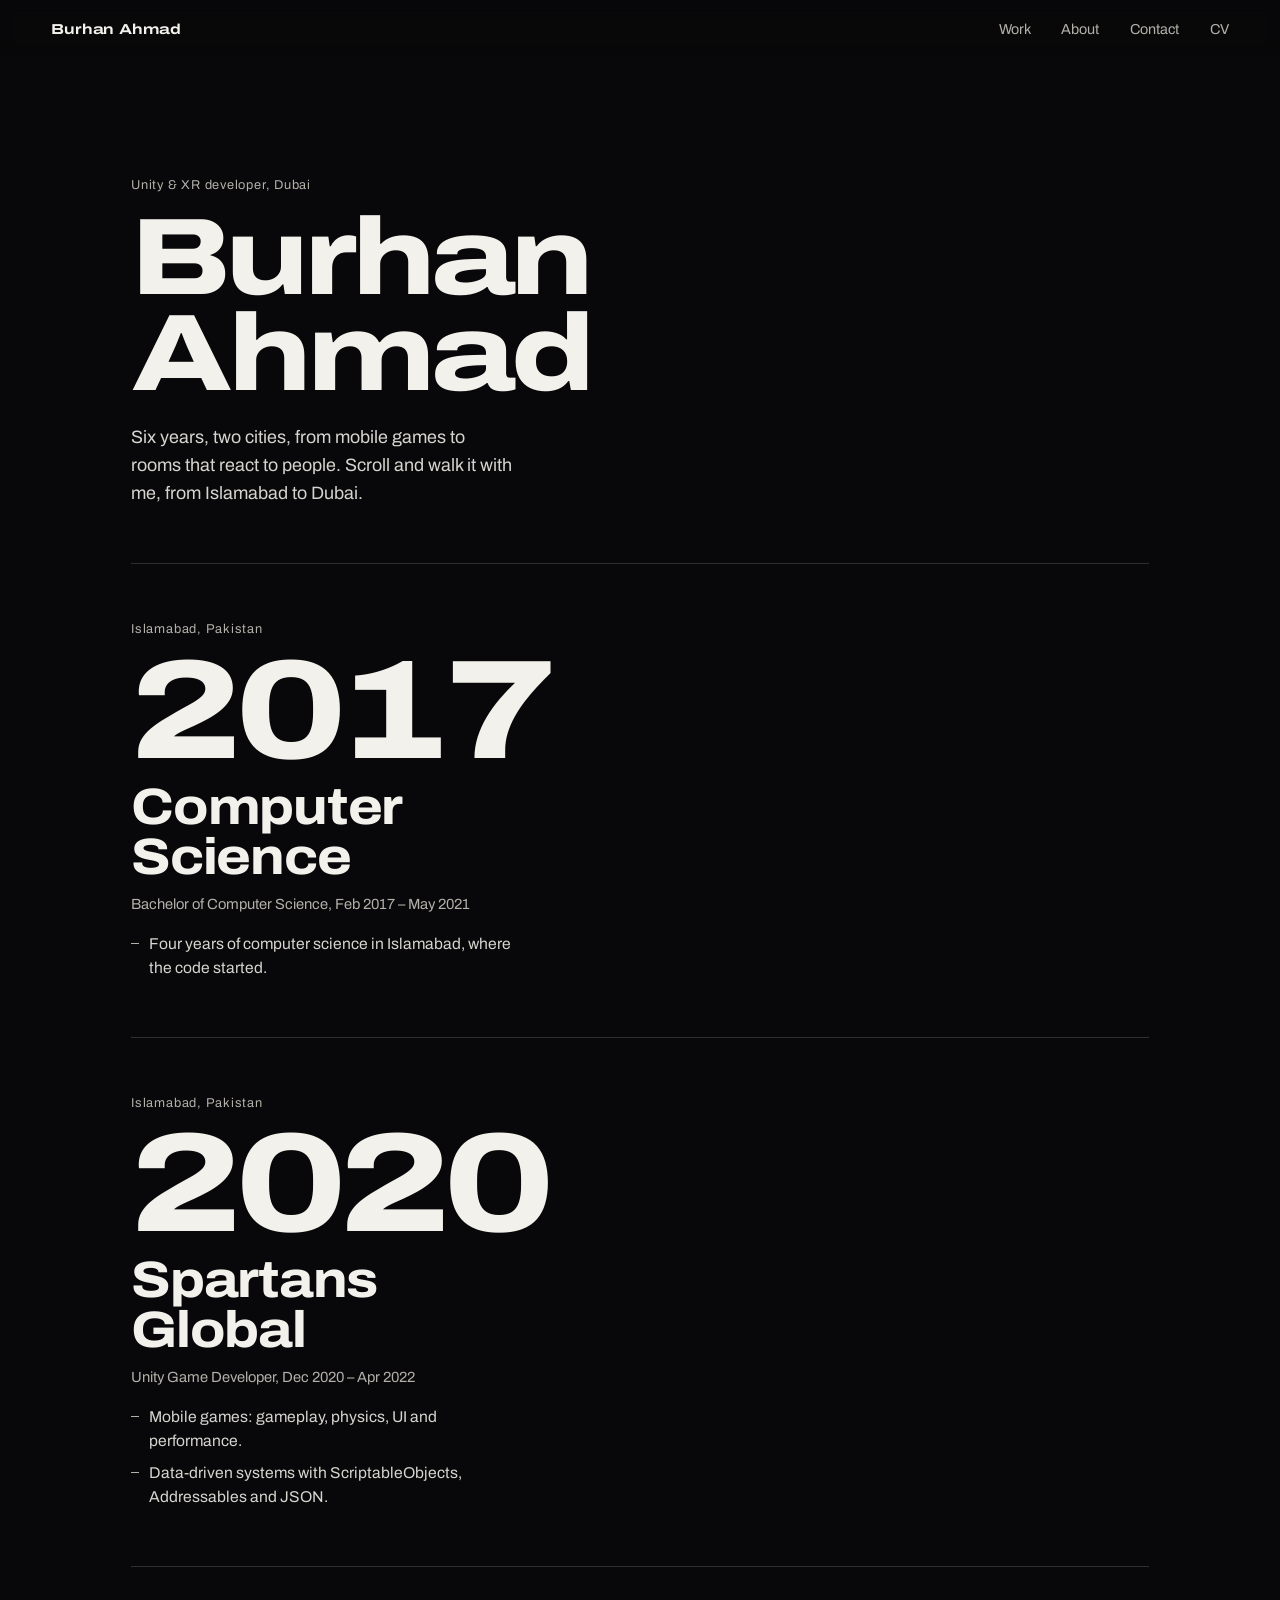
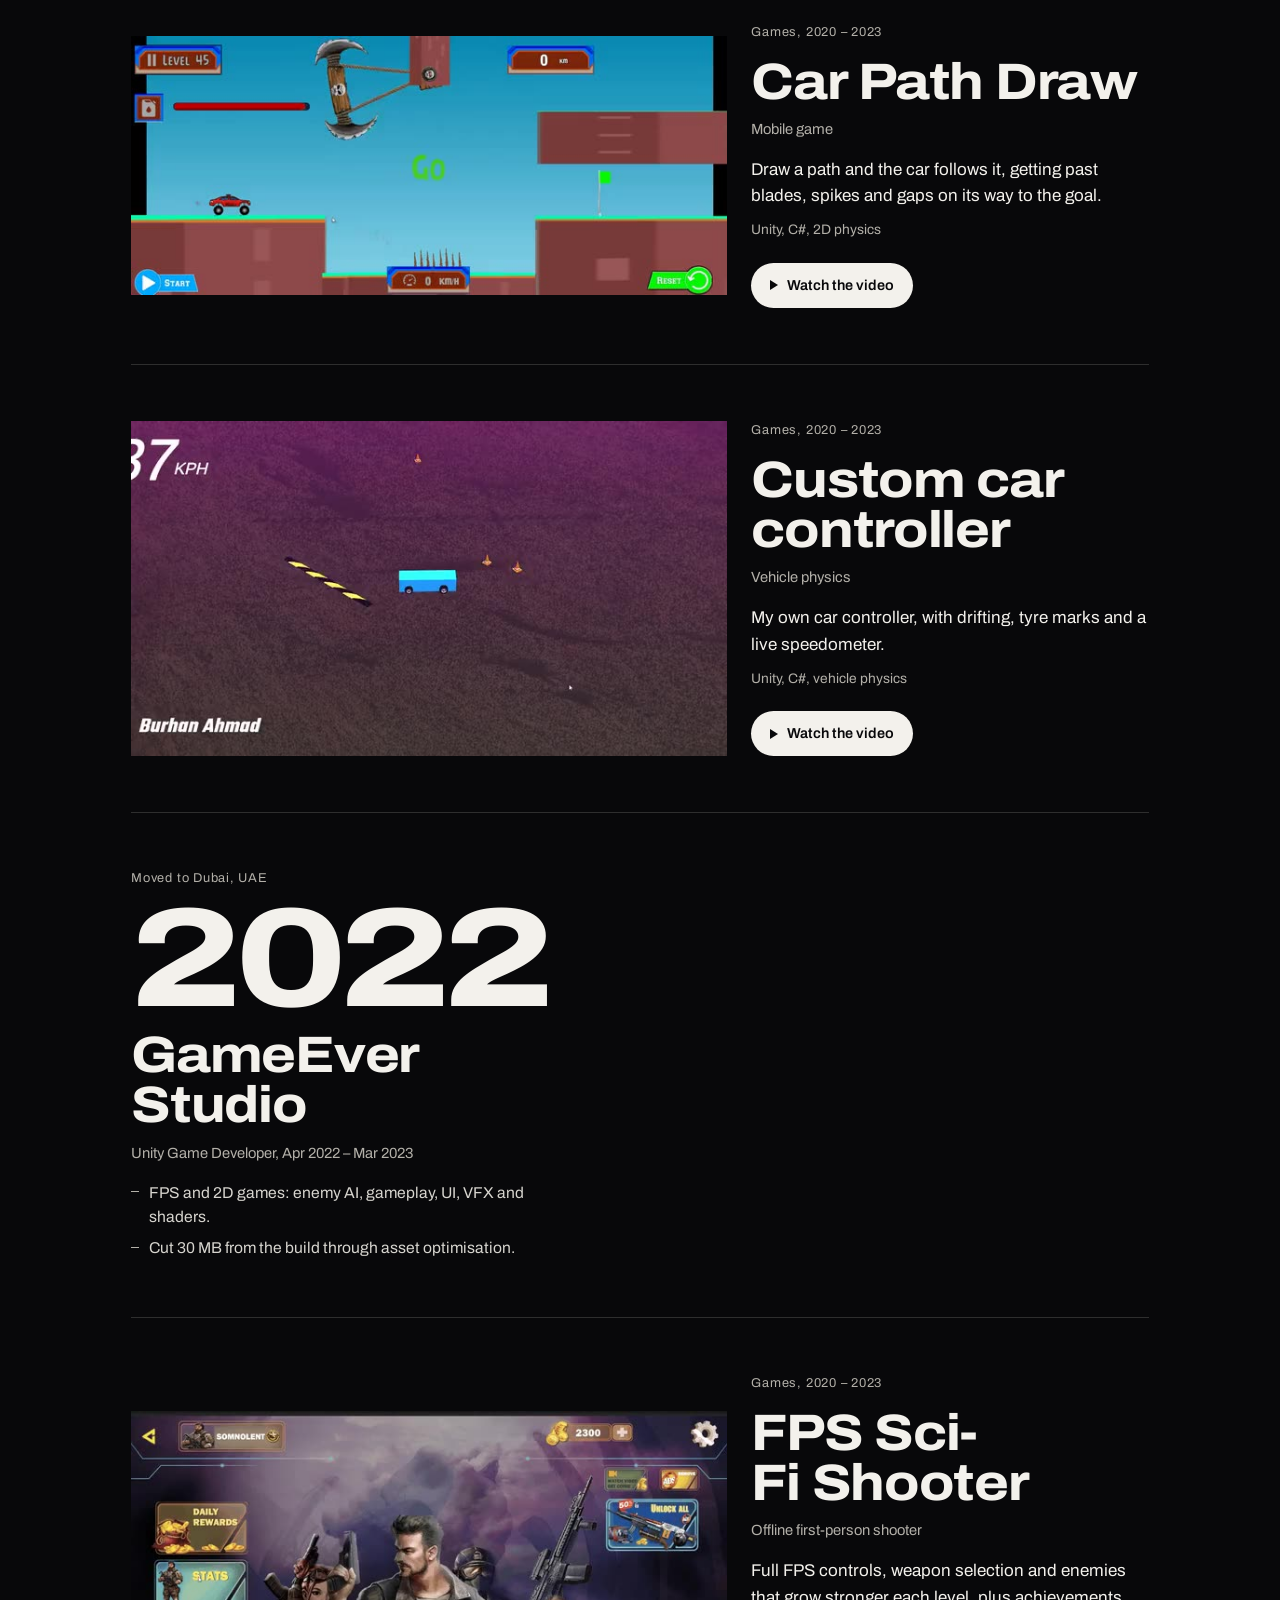
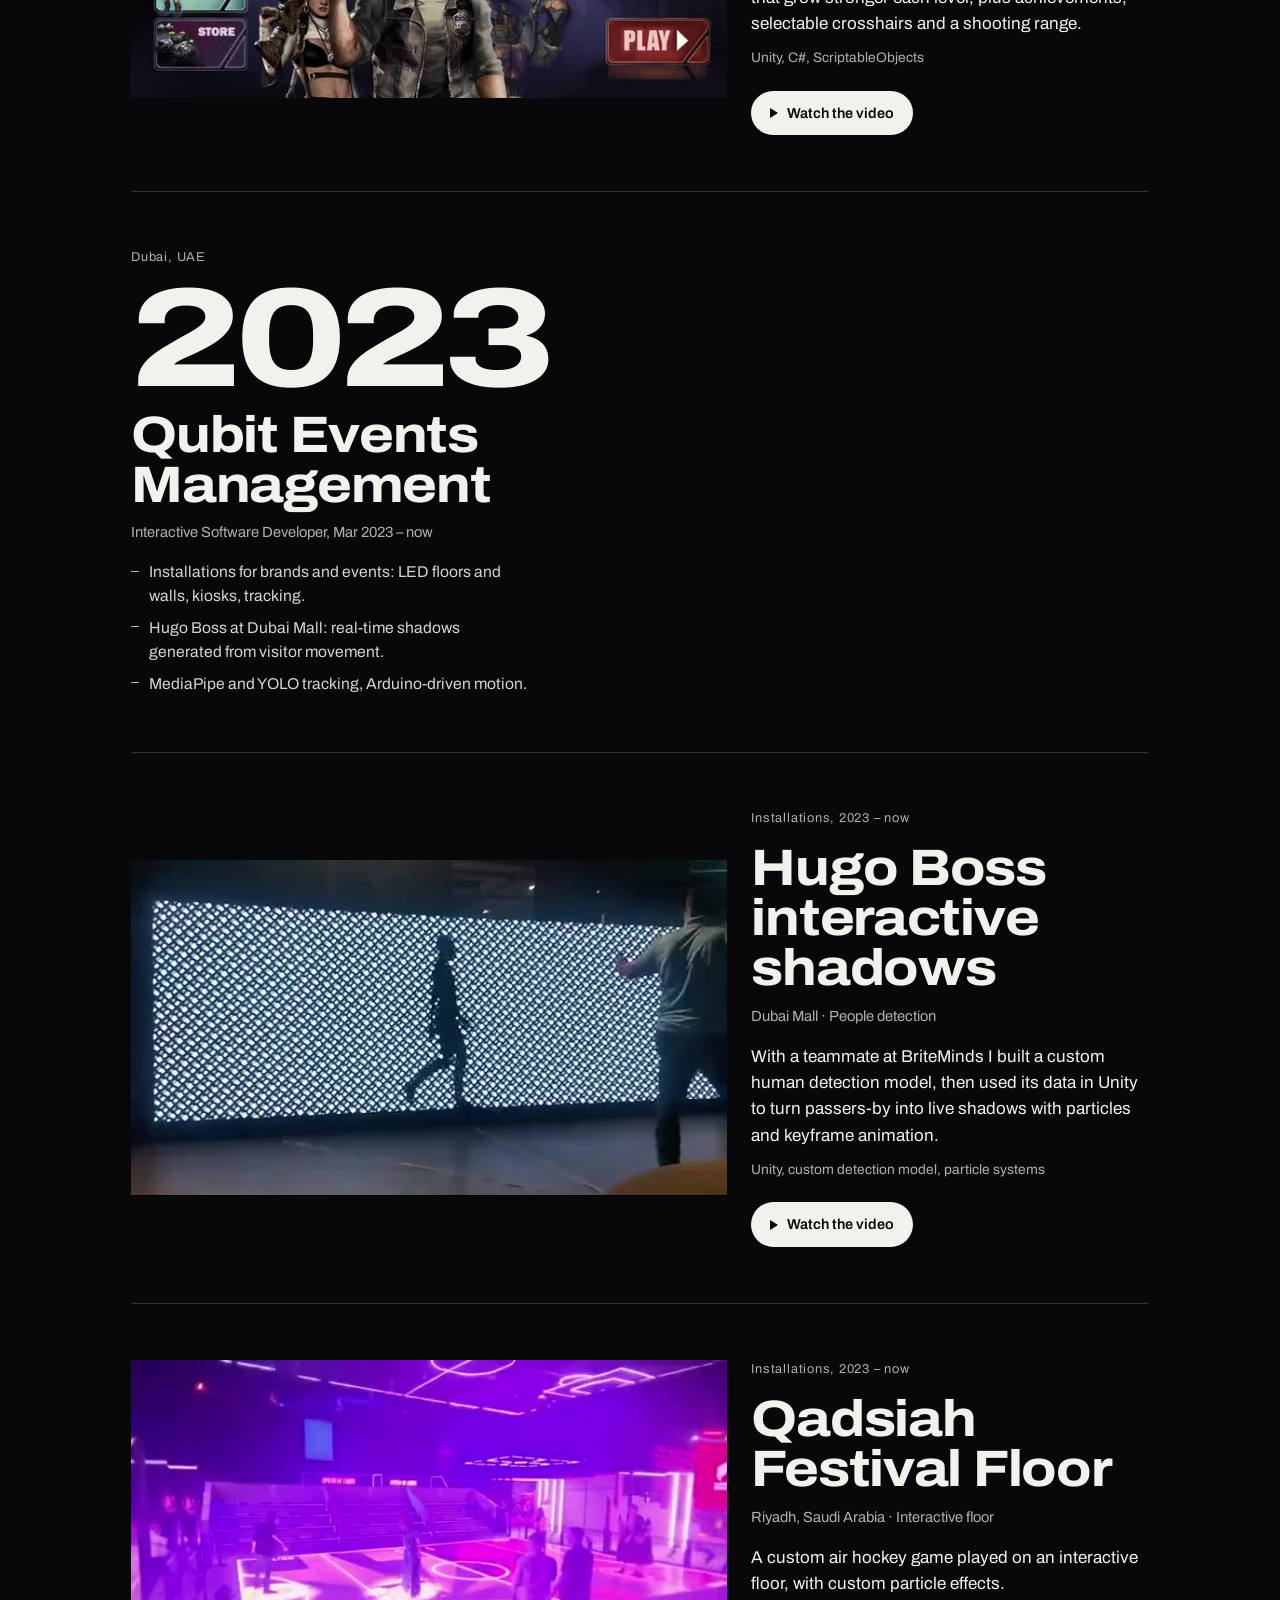
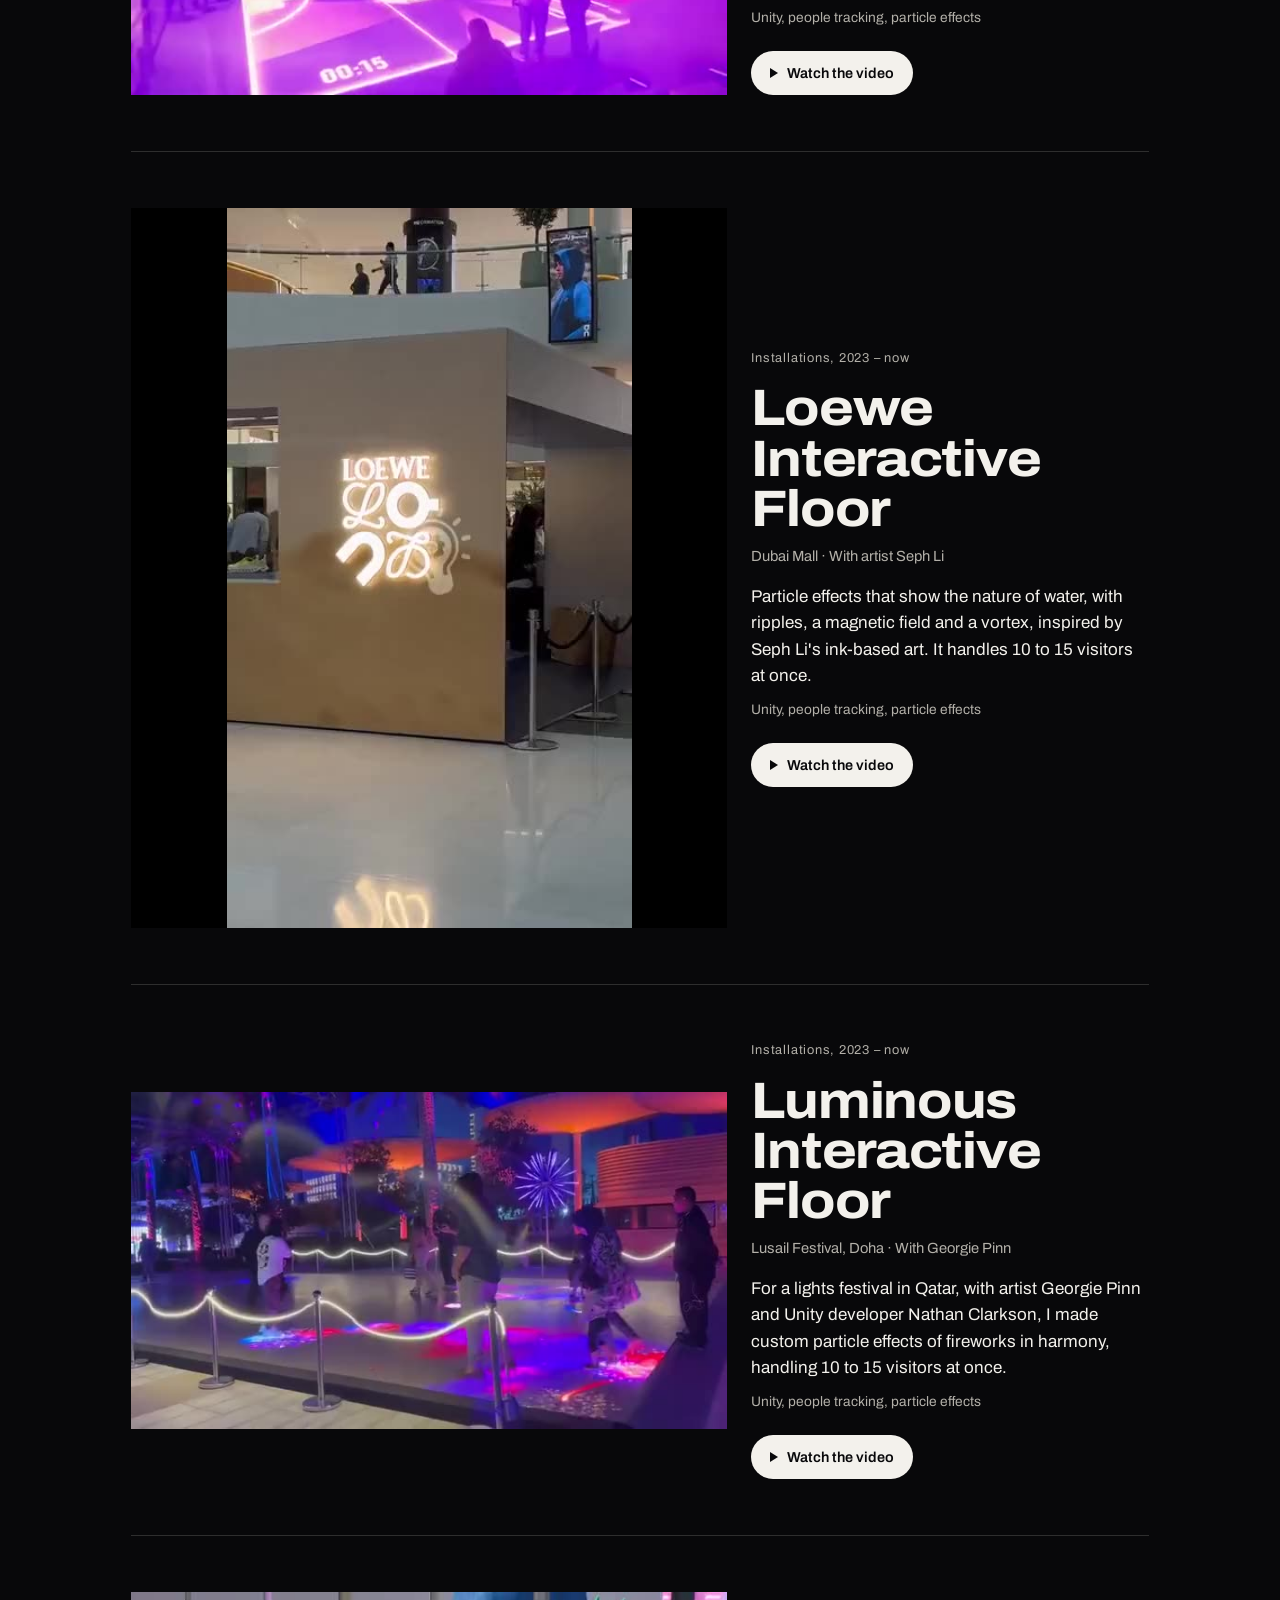
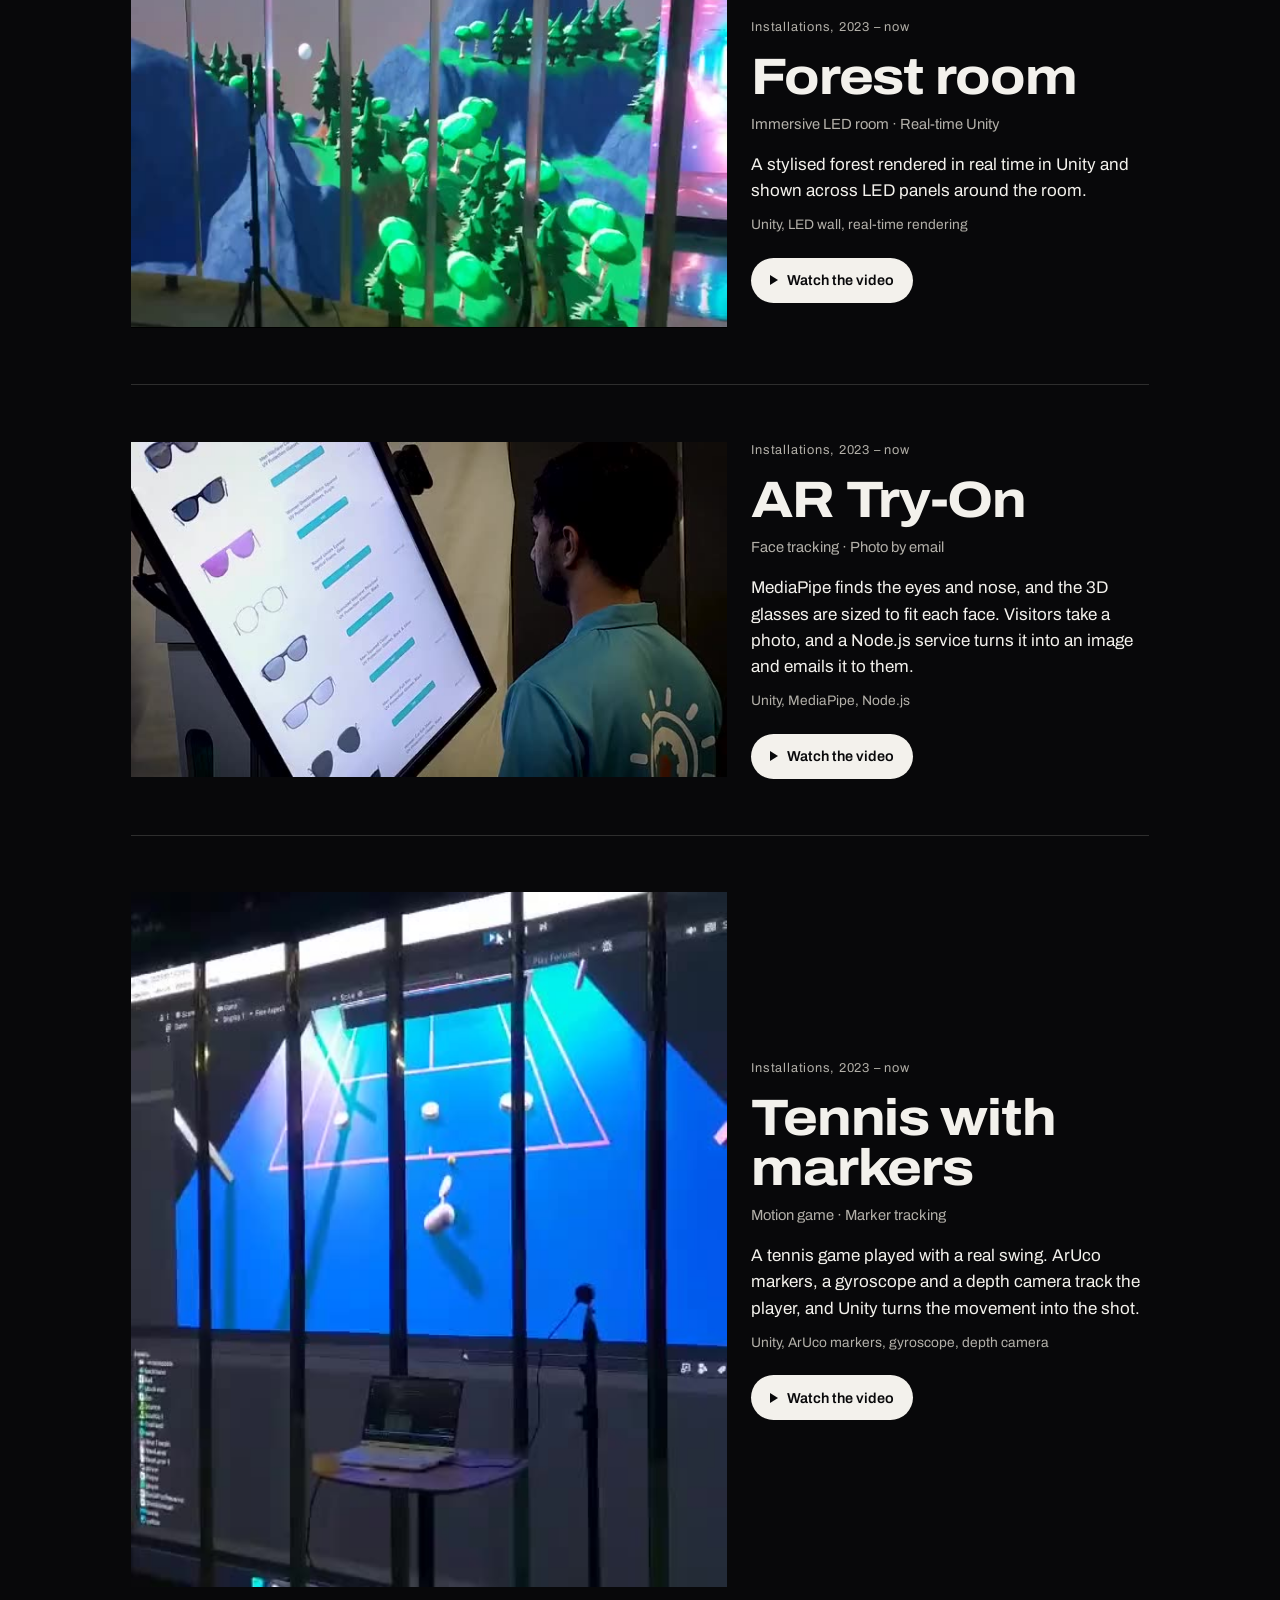
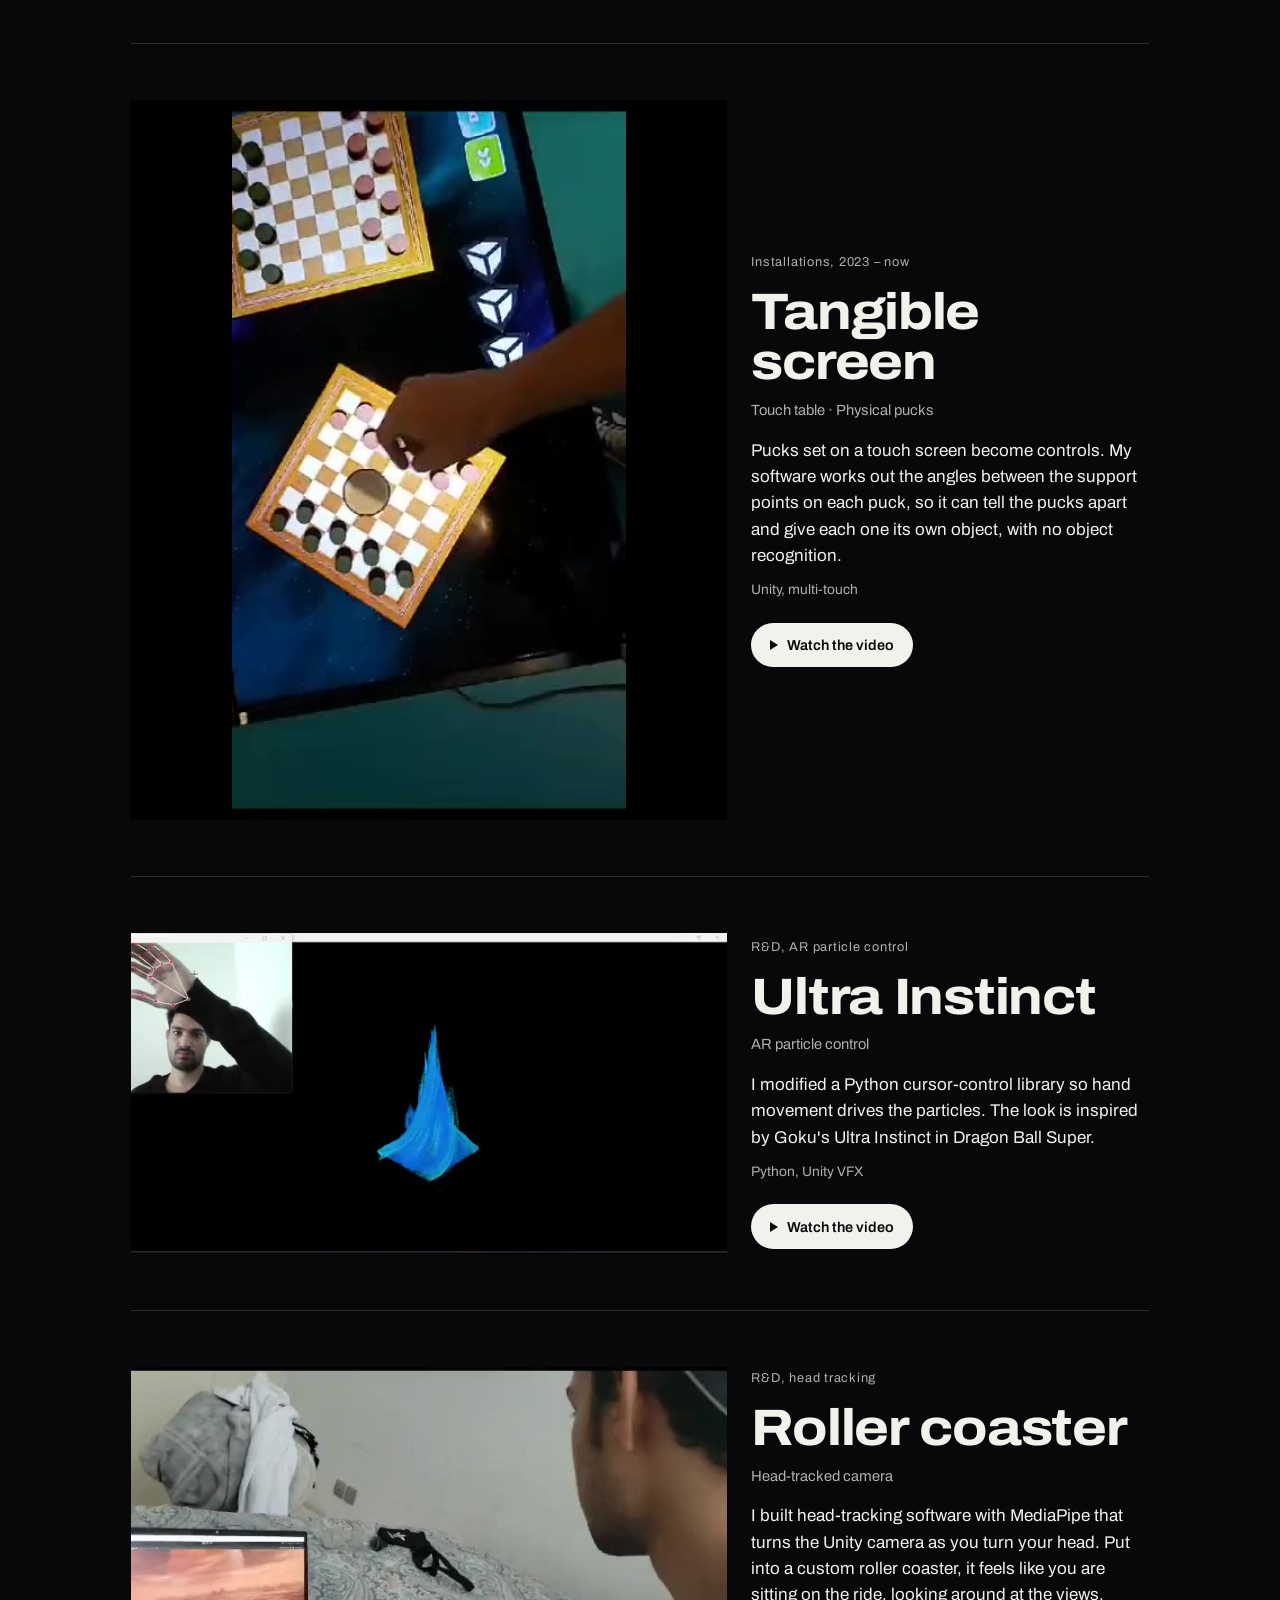
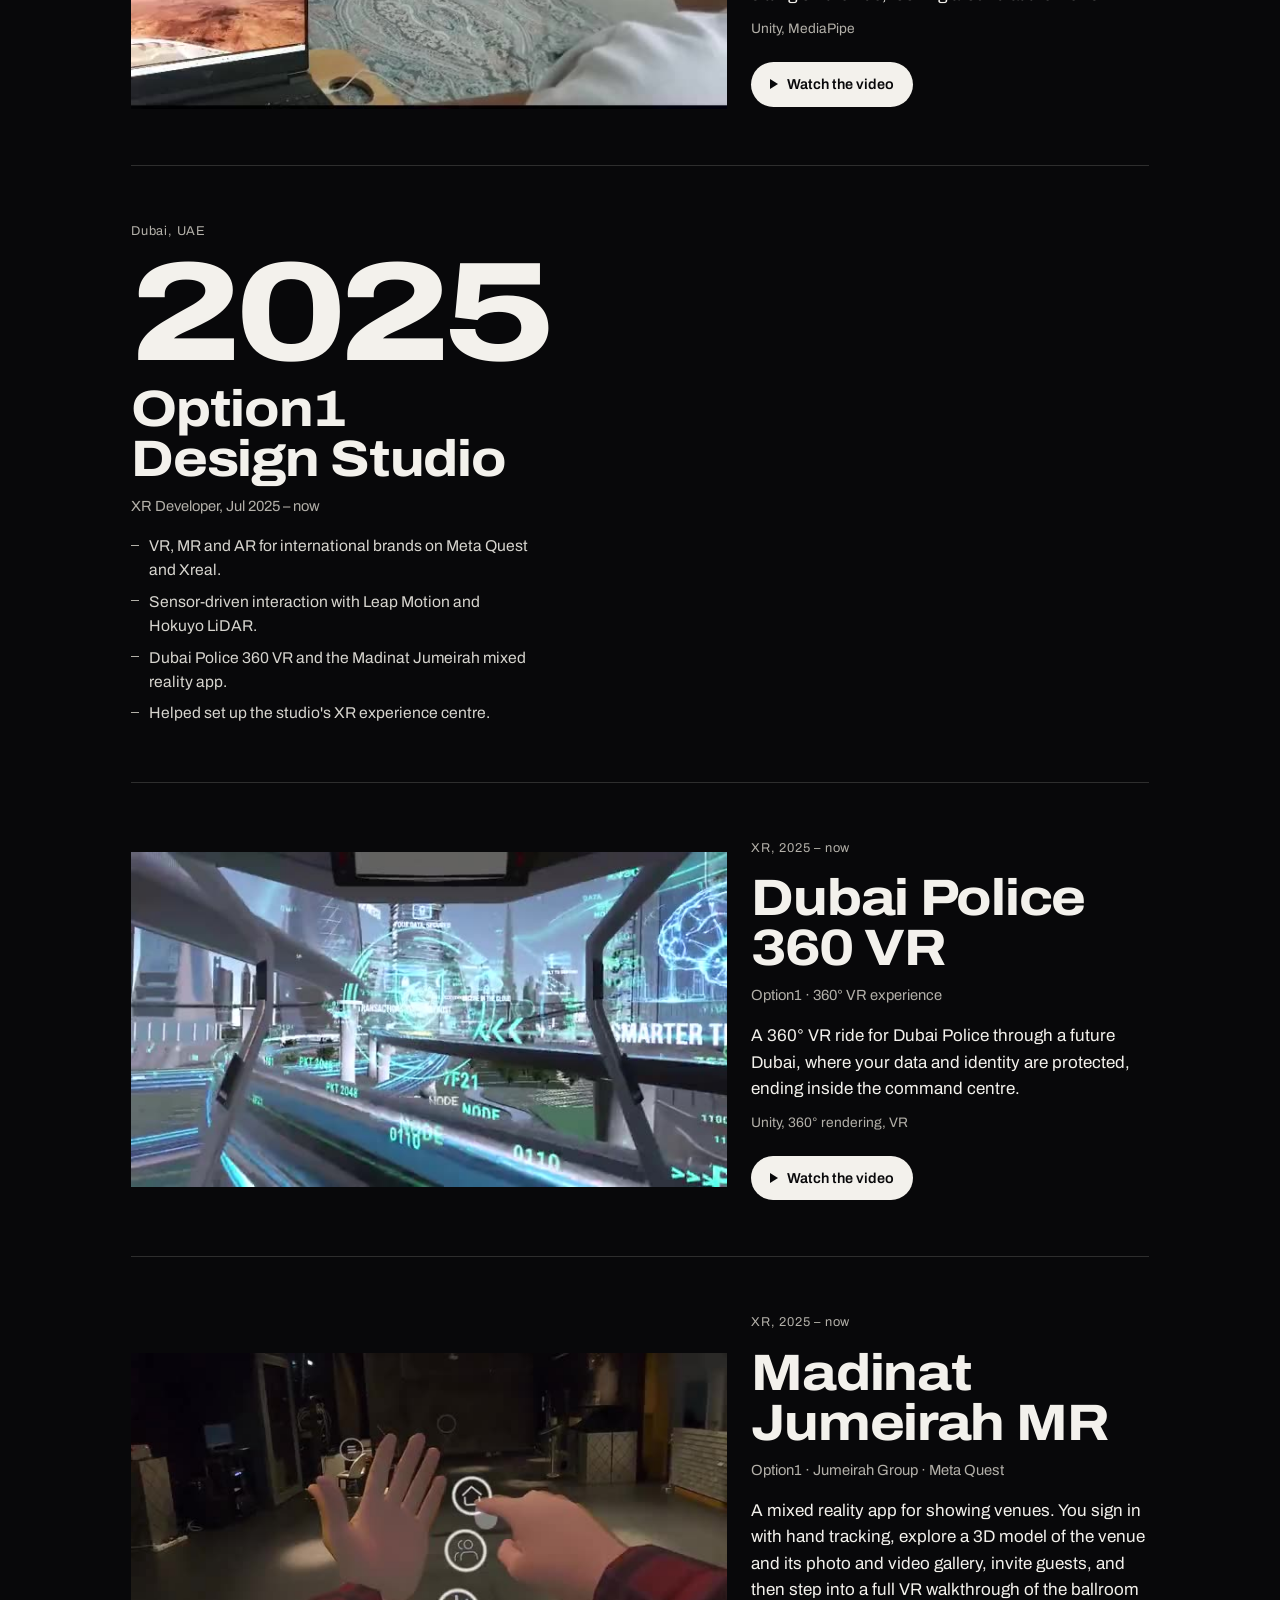
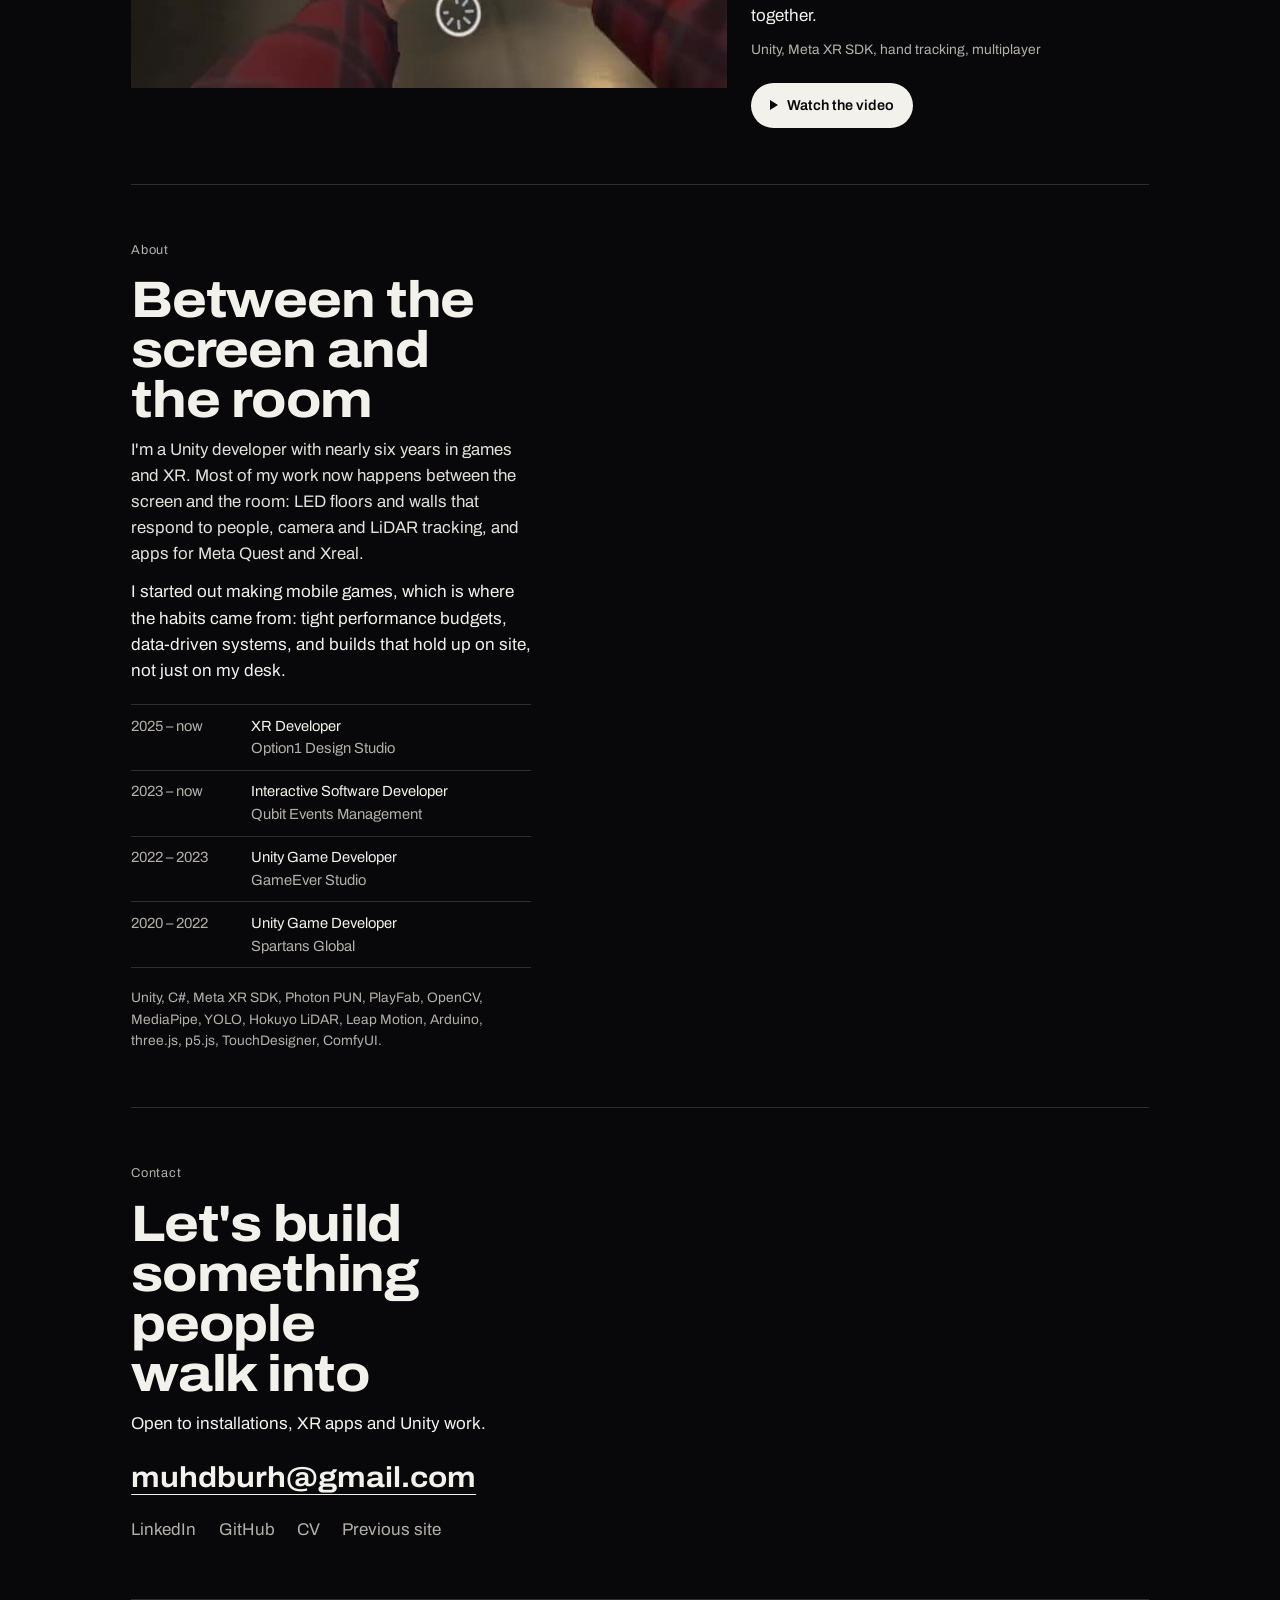
<file: index.html>
<!DOCTYPE HTML>
<!--
	Burhan Ahmad, walk-through portfolio.
	Scrolling walks a 3D Burhan along an LED floor. Each project's scene wakes
	up as he reaches it, and its footage plays on the screen behind him.
	Uses the bundled Three.js r124, the clips in media/hq and the glTF models
	in media/avatar and media/models. The previous homepage is video-wall.html
	and the original site is old.html.
-->
<html lang="en">
	<head>
		<title>Burhan Ahmad · Unity &amp; XR Developer</title>
		<meta charset="utf-8" />
		<meta name="viewport" content="width=device-width, initial-scale=1, viewport-fit=cover" />
		<meta name="description" content="Burhan Ahmad, Unity and XR developer in Dubai. Scroll to walk through his installations, XR work and games." />
		<meta property="og:title" content="Burhan Ahmad · Unity & XR Developer" />
		<meta property="og:description" content="Interactive installations, XR apps and games, built in Unity." />
		<meta property="og:image" content="media/hq/qadsiah.jpg" />
		<link rel="icon" href="images/burhann.ico" />
		<link rel="preconnect" href="https://fonts.googleapis.com" />
		<link rel="preconnect" href="https://fonts.gstatic.com" crossorigin />
		<link rel="stylesheet" href="https://fonts.googleapis.com/css2?family=Archivo:ital,wdth,wght@0,62..125,100..900;1,62..125,100..900&display=swap" />
		<link rel="stylesheet" href="assets/css/walk.css?v=7" />
		<script>
			(function () {
				var d = document.documentElement, q = location.search, gl = false, lite = false;
				try {
					var c = document.createElement('canvas');
					gl = !!(window.WebGLRenderingContext && (c.getContext('webgl') || c.getContext('experimental-webgl')));
				} catch (e) {}
				var mm = function (m) { return window.matchMedia && matchMedia(m).matches; };
				if (!gl || mm('(prefers-reduced-motion: reduce)') || (navigator.connection && navigator.connection.saveData)) lite = true;
				if ((navigator.hardwareConcurrency || 4) <= 2) lite = true;
				if (/[?&]lite\b/.test(q)) lite = true;
				if (/[?&]3d\b/.test(q) && gl) lite = false;
				d.className += lite ? ' is-lite' : ' is-3d';
			})();
		</script>
	</head>
	<body>
		<header class="nav">
			<a class="nav-name" href="#top">Burhan Ahmad</a>
			<nav aria-label="Sections">
				<a href="#work">Work</a>
				<a href="#about">About</a>
				<a href="#contact">Contact</a>
				<a href="Burhan_Ahmad_CV.pdf" target="_blank" rel="noopener">CV</a>
			</nav>
		</header>

		<div class="world only-3d" aria-hidden="true">
			<div id="scene"></div>
			<div class="vignette"></div>
		</div>

		<div class="hud only-3d">
			<button class="hud-play" type="button" aria-label="Play the walk">
				<svg class="i-play" viewBox="0 0 16 16" aria-hidden="true"><path d="M4.5 2.6v10.8c0 .5.5.8.9.5l8.3-5.4c.4-.3.4-.8 0-1L5.4 2.1c-.4-.3-.9 0-.9.5z" /></svg>
				<svg class="i-pause" viewBox="0 0 16 16" aria-hidden="true"><rect x="3.5" y="2.5" width="3" height="11" rx="0.8" /><rect x="9.5" y="2.5" width="3" height="11" rx="0.8" /></svg>
			</button>
			<div class="track" role="slider" tabindex="0" aria-label="Timeline" aria-valuemin="0" aria-valuemax="100" aria-valuenow="0">
				<span class="track-fill"></span><span class="track-ticks" aria-hidden="true"></span>
				<span class="track-tip" aria-hidden="true"><b></b><span></span></span>
			</div>
			<p class="hud-chapter" aria-hidden="true"></p>
		</div>

		<main class="stops">
			<section class="stop stop-intro" id="top" data-chapter="Start" data-year="2017" data-scene="intro">
				<div class="panel">
					<p class="kicker">Unity &amp; XR developer, Dubai</p>
					<h1>Burhan<br />Ahmad</h1>
					<p class="lede">Six years, two cities, from mobile games to rooms that react to people. Scroll and walk it with me, from Islamabad to Dubai.</p>
					<p class="scroll-cue only-3d"><span class="cue-line"></span><span>Scroll to walk, or <button class="cue-play" type="button">press play</button></span></p>
				</div>
			</section>
			<div id="work"></div>

			<section class="stop stop-gate" id="y2017" data-scene="gate" data-chapter="2017 · Islamabad" data-year="2017" data-gate-year="2017" data-gate-label="Computer Science">
				<div class="panel">
					<p class="kicker">Islamabad, Pakistan</p>
					<p class="gate-year">2017</p>
					<h2>Computer Science</h2>
					<p class="meta">Bachelor of Computer Science, Feb 2017 – May 2021</p>
					<ul class="gate-notes">
						<li>Four years of computer science in Islamabad, where the code started.</li>
					</ul>
				</div>
			</section>

			<section class="stop stop-gate" id="y2020" data-scene="gate" data-chapter="2020 · Spartans Global" data-year="2020" data-gate-year="2020" data-gate-label="Spartans Global">
				<div class="panel">
					<p class="kicker">Islamabad, Pakistan</p>
					<p class="gate-year">2020</p>
					<h2>Spartans Global</h2>
					<p class="meta">Unity Game Developer, Dec 2020 – Apr 2022</p>
					<ul class="gate-notes">
						<li>Mobile games: gameplay, physics, UI and performance.</li>
						<li>Data-driven systems with ScriptableObjects, Addressables and JSON.</li>
					</ul>
				</div>
			</section>

			<section class="stop" id="p-roaddraw" data-chapter="2020 · Spartans Global" data-year="2021" data-scene="road" data-video="media/loop/road-draw.mp4" data-poster="media/loop/road-draw.jpg" data-full="images/carpath.mp4" data-ar="1280/556">
				<div class="panel">
					<p class="kicker">Games, 2020 – 2023</p>
					<h2>Car Path Draw</h2>
					<p class="meta">Mobile game</p>
					<p>Draw a path and the car follows it, getting past blades, spikes and gaps on its way to the goal.</p>
					<p class="tools">Unity, C#, 2D physics</p>
					<button class="watch" type="button">Watch the video</button>
				</div>
			</section>
			<section class="stop" id="p-drift" data-chapter="2020 · Spartans Global" data-year="2021" data-scene="drift" data-video="media/loop/drift.mp4" data-poster="media/loop/drift.jpg" data-full="images/cargame.mp4" data-ar="1280/720">
				<div class="panel">
					<p class="kicker">Games, 2020 – 2023</p>
					<h2>Custom car controller</h2>
					<p class="meta">Vehicle physics</p>
					<p>My own car controller, with drifting, tyre marks and a live speedometer.</p>
					<p class="tools">Unity, C#, vehicle physics</p>
					<button class="watch" type="button">Watch the video</button>
				</div>
			</section>
			<section class="stop stop-gate" id="y2022" data-scene="gate" data-chapter="2022 · GameEver Studio" data-year="2022" data-gate-year="2022" data-gate-label="GameEver Studio">
				<div class="panel">
					<p class="kicker">Moved to Dubai, UAE</p>
					<p class="gate-year">2022</p>
					<h2>GameEver Studio</h2>
					<p class="meta">Unity Game Developer, Apr 2022 – Mar 2023</p>
					<ul class="gate-notes">
						<li>FPS and 2D games: enemy AI, gameplay, UI, VFX and shaders.</li>
						<li>Cut 30 MB from the build through asset optimisation.</li>
					</ul>
				</div>
			</section>

			<section class="stop" id="p-somnolent" data-chapter="2022 · GameEver Studio" data-year="2022" data-scene="shooter" data-video="media/loop/somnolent.mp4" data-poster="media/loop/somnolent.jpg" data-full="images/crosshair.mp4" data-ar="1280/616">
				<div class="panel">
					<p class="kicker">Games, 2020 – 2023</p>
					<h2>FPS Sci-Fi Shooter</h2>
					<p class="meta">Offline first-person shooter</p>
					<p>Full FPS controls, weapon selection and enemies that grow stronger each level, plus achievements, selectable crosshairs and a shooting range.</p>
					<p class="tools">Unity, C#, ScriptableObjects</p>
					<button class="watch" type="button">Watch the video</button>
				</div>
			</section>
			<section class="stop stop-gate" id="y2023" data-scene="gate" data-chapter="2023 · Qubit Events" data-year="2023" data-gate-year="2023" data-gate-label="Qubit Events Management">
				<div class="panel">
					<p class="kicker">Dubai, UAE</p>
					<p class="gate-year">2023</p>
					<h2>Qubit Events Management</h2>
					<p class="meta">Interactive Software Developer, Mar 2023 – now</p>
					<ul class="gate-notes">
						<li>Installations for brands and events: LED floors and walls, kiosks, tracking.</li>
						<li>Hugo Boss at Dubai Mall: real-time shadows generated from visitor movement.</li>
						<li>MediaPipe and YOLO tracking, Arduino-driven motion.</li>
					</ul>
				</div>
			</section>

			<section class="stop" id="p-hugoboss" data-chapter="2023 · Qubit Events" data-year="2023" data-scene="shadow" data-video="media/loop/hugo-boss.mp4" data-poster="media/loop/hugo-boss.jpg" data-full="media/hq/hugo-boss.mp4" data-ar="640/360">
				<div class="panel">
					<p class="kicker">Installations, 2023 – now</p>
					<h2>Hugo Boss interactive shadows</h2>
					<p class="meta">Dubai Mall · People detection</p>
					<p>With a teammate at BriteMinds I built a custom human detection model, then used its data in Unity to turn passers-by into live shadows with particles and keyframe animation.</p>
					<p class="tools">Unity, custom detection model, particle systems</p>
					<button class="watch" type="button">Watch the video</button>
				</div>
			</section>
			<section class="stop" id="p-qadsiah" data-chapter="2023 · Qubit Events" data-year="2023" data-scene="court" data-video="media/loop/qadsiah.mp4" data-poster="media/loop/qadsiah.jpg" data-full="images/Qadsiah.mp4" data-ar="640/360">
				<div class="panel">
					<p class="kicker">Installations, 2023 – now</p>
					<h2>Qadsiah Festival Floor</h2>
					<p class="meta">Riyadh, Saudi Arabia · Interactive floor</p>
					<p>A custom air hockey game played on an interactive floor, with custom particle effects.</p>
					<p class="tools">Unity, people tracking, particle effects</p>
					<button class="watch" type="button">Watch the video</button>
				</div>
			</section>
			<section class="stop" id="p-loewe" data-chapter="2023 · Qubit Events" data-year="2023" data-scene="water" data-video="media/loop/loewe.mp4" data-poster="media/loop/loewe.jpg" data-full="images/Loewe.mp4" data-ar="640/1138">
				<div class="panel">
					<p class="kicker">Installations, 2023 – now</p>
					<h2>Loewe Interactive Floor</h2>
					<p class="meta">Dubai Mall · With artist Seph Li</p>
					<p>Particle effects that show the nature of water, with ripples, a magnetic field and a vortex, inspired by Seph Li's ink-based art. It handles 10 to 15 visitors at once.</p>
					<p class="tools">Unity, people tracking, particle effects</p>
					<button class="watch" type="button">Watch the video</button>
				</div>
			</section>
			<section class="stop" id="p-lusail" data-chapter="2023 · Qubit Events" data-year="2023" data-scene="fireworks" data-video="media/loop/lusail.mp4" data-poster="media/loop/lusail.jpg" data-full="media/hq/lusail.mp4" data-ar="848/480">
				<div class="panel">
					<p class="kicker">Installations, 2023 – now</p>
					<h2>Luminous Interactive Floor</h2>
					<p class="meta">Lusail Festival, Doha · With Georgie Pinn</p>
					<p>For a lights festival in Qatar, with artist Georgie Pinn and Unity developer Nathan Clarkson, I made custom particle effects of fireworks in harmony, handling 10 to 15 visitors at once.</p>
					<p class="tools">Unity, people tracking, particle effects</p>
					<button class="watch" type="button">Watch the video</button>
				</div>
			</section>
			<section class="stop" id="p-forest" data-chapter="2023 · Qubit Events" data-year="2024" data-scene="forest" data-video="media/loop/forest-room.mp4" data-poster="media/loop/forest-room.jpg" data-full="images/Mixed1.mp4" data-ar="854/480">
				<div class="panel">
					<p class="kicker">Installations, 2023 – now</p>
					<h2>Forest room</h2>
					<p class="meta">Immersive LED room · Real-time Unity</p>
					<p>A stylised forest rendered in real time in Unity and shown across LED panels around the room.</p>
					<p class="tools">Unity, LED wall, real-time rendering</p>
					<button class="watch" type="button">Watch the video</button>
				</div>
			</section>
			<section class="stop" id="p-tryon" data-chapter="2023 · Qubit Events" data-year="2024" data-scene="tryon" data-video="media/loop/ar-tryon.mp4" data-poster="media/loop/ar-tryon.jpg" data-full="images/AR-TryOn.mp4" data-ar="1280/720">
				<div class="panel">
					<p class="kicker">Installations, 2023 – now</p>
					<h2>AR Try-On</h2>
					<p class="meta">Face tracking · Photo by email</p>
					<p>MediaPipe finds the eyes and nose, and the 3D glasses are sized to fit each face. Visitors take a photo, and a Node.js service turns it into an image and emails it to them.</p>
					<p class="tools">Unity, MediaPipe, Node.js</p>
					<button class="watch" type="button">Watch the video</button>
				</div>
			</section>
			<section class="stop" id="p-tennis" data-chapter="2023 · Qubit Events" data-year="2024" data-scene="tennis" data-video="media/loop/bowling.mp4" data-poster="media/loop/bowling.jpg" data-full="images/537935373-VID-20231011-WA0010.mp4" data-ar="480/560">
				<div class="panel">
					<p class="kicker">Installations, 2023 – now</p>
					<h2>Tennis with markers</h2>
					<p class="meta">Motion game · Marker tracking</p>
					<p>A tennis game played with a real swing. ArUco markers, a gyroscope and a depth camera track the player, and Unity turns the movement into the shot.</p>
					<p class="tools">Unity, ArUco markers, gyroscope, depth camera</p>
					<button class="watch" type="button">Watch the video</button>
				</div>
			</section>
			<section class="stop" id="p-tangible" data-chapter="2023 · Qubit Events" data-scene="tangible" data-video="media/loop/tangible.mp4" data-poster="media/loop/tangible.jpg" data-full="images/tangible.mp4" data-ar="350/640">
				<div class="panel">
					<p class="kicker">Installations, 2023 – now</p>
					<h2>Tangible screen</h2>
					<p class="meta">Touch table · Physical pucks</p>
					<p>Pucks set on a touch screen become controls. My software works out the angles between the support points on each puck, so it can tell the pucks apart and give each one its own object, with no object recognition.</p>
					<p class="tools">Unity, multi-touch</p>
					<button class="watch" type="button">Watch the video</button>
				</div>
			</section>
			<section class="stop" id="p-ultra" data-chapter="2023 · Qubit Events" data-year="2024" data-scene="galaxy" data-video="media/loop/ultra-instinct.mp4" data-poster="media/loop/ultra-instinct.jpg" data-full="images/UltraInstinct.mp4" data-ar="1280/686">
				<div class="panel">
					<p class="kicker">R&amp;D, AR particle control</p>
					<h2>Ultra Instinct</h2>
					<p class="meta">AR particle control</p>
					<p>I modified a Python cursor-control library so hand movement drives the particles. The look is inspired by Goku's Ultra Instinct in Dragon Ball Super.</p>
					<p class="tools">Python, Unity VFX</p>
					<button class="watch" type="button">Watch the video</button>
				</div>
			</section>
			<section class="stop" id="p-coaster" data-chapter="2023 · Qubit Events" data-scene="coaster" data-video="media/loop/rollercoaster.mp4" data-poster="media/loop/rollercoaster.jpg" data-full="images/Rollercoaster.mp4" data-ar="640/368">
				<div class="panel">
					<p class="kicker">R&amp;D, head tracking</p>
					<h2>Roller coaster</h2>
					<p class="meta">Head-tracked camera</p>
					<p>I built head-tracking software with MediaPipe that turns the Unity camera as you turn your head. Put into a custom roller coaster, it feels like you are sitting on the ride, looking around at the views.</p>
					<p class="tools">Unity, MediaPipe</p>
					<button class="watch" type="button">Watch the video</button>
				</div>
			</section>
			<section class="stop stop-gate" id="y2025" data-scene="gate" data-chapter="2025 · Option1" data-year="2025" data-gate-year="2025" data-gate-label="Option1 Design Studio">
				<div class="panel">
					<p class="kicker">Dubai, UAE</p>
					<p class="gate-year">2025</p>
					<h2>Option1 Design Studio</h2>
					<p class="meta">XR Developer, Jul 2025 – now</p>
					<ul class="gate-notes">
						<li>VR, MR and AR for international brands on Meta Quest and Xreal.</li>
						<li>Sensor-driven interaction with Leap Motion and Hokuyo LiDAR.</li>
						<li>Dubai Police 360 VR and the Madinat Jumeirah mixed reality app.</li>
						<li>Helped set up the studio's XR experience centre.</li>
					</ul>
				</div>
			</section>

			<section class="stop" id="p-police" data-chapter="2025 · Option1" data-year="2025" data-scene="city" data-video="media/loop/dubai-police.mp4" data-poster="media/loop/dubai-police.jpg" data-full="media/hq/dubai-police.mp4" data-ar="1280/720">
				<div class="panel">
					<p class="kicker">XR, 2025 – now</p>
					<h2>Dubai Police 360 VR</h2>
					<p class="meta">Option1 · 360° VR experience</p>
					<p>A 360° VR ride for Dubai Police through a future Dubai, where your data and identity are protected, ending inside the command centre.</p>
					<p class="tools">Unity, 360° rendering, VR</p>
					<button class="watch" type="button">Watch the video</button>
				</div>
			</section>
			<section class="stop" id="p-jumeirah" data-chapter="2025 · Option1" data-year="2026" data-scene="mr" data-video="media/loop/jumeirah-mr.mp4" data-poster="media/loop/jumeirah-mr.jpg" data-full="media/hq/jumeirah-mr.mp4" data-ar="1280/720">
				<div class="panel">
					<p class="kicker">XR, 2025 – now</p>
					<h2>Madinat Jumeirah MR</h2>
					<p class="meta">Option1 · Jumeirah Group · Meta Quest</p>
					<p>A mixed reality app for showing venues. You sign in with hand tracking, explore a 3D model of the venue and its photo and video gallery, invite guests, and then step into a full VR walkthrough of the ballroom together.</p>
					<p class="tools">Unity, Meta XR SDK, hand tracking, multiplayer</p>
					<button class="watch" type="button">Watch the video</button>
				</div>
			</section>
			<section class="stop stop-about" id="about" data-chapter="Now" data-year="2026" data-scene="about">
				<div class="panel panel-wide">
					<p class="kicker">About</p>
					<h2>Between the screen and the room</h2>
					<p class="lede-sm">I'm a Unity developer with nearly six years in games and XR. Most of my work now happens between the screen and the room: LED floors and walls that respond to people, camera and LiDAR tracking, and apps for Meta Quest and Xreal.</p>
					<p>I started out making mobile games, which is where the habits came from: tight performance budgets, data-driven systems, and builds that hold up on site, not just on my desk.</p>
					<ol class="roles">
						<li><span>2025 – now</span><span>XR Developer</span><span>Option1 Design Studio</span></li>
						<li><span>2023 – now</span><span>Interactive Software Developer</span><span>Qubit Events Management</span></li>
						<li><span>2022 – 2023</span><span>Unity Game Developer</span><span>GameEver Studio</span></li>
						<li><span>2020 – 2022</span><span>Unity Game Developer</span><span>Spartans Global</span></li>
					</ol>
					<p class="tools">Unity, C#, Meta XR SDK, Photon PUN, PlayFab, OpenCV, MediaPipe, YOLO, Hokuyo LiDAR, Leap Motion, Arduino, three.js, p5.js, TouchDesigner, ComfyUI.</p>
				</div>
			</section>
			<section class="stop stop-contact" id="contact" data-chapter="Now" data-year="2026" data-scene="contact">
				<div class="panel">
					<p class="kicker">Contact</p>
					<h2>Let's build something people walk into</h2>
					<p>Open to installations, XR apps and Unity work.</p>
					<a class="mail" href="mailto:muhdburh@gmail.com">muhdburh@gmail.com</a>
					<ul class="links">
						<li><a href="https://linkedin.com/in/burhan066/" target="_blank" rel="noopener">LinkedIn</a></li>
						<li><a href="https://github.com/burhanahmad02" target="_blank" rel="noopener">GitHub</a></li>
						<li><a href="Burhan_Ahmad_CV.pdf" target="_blank" rel="noopener">CV</a></li>
						<li><a href="old.html">Previous site</a></li>
					</ul>
					<a class="again only-3d" href="#top">Walk it again</a>
				</div>
			</section>
		</main>

		<dialog class="player" aria-label="Video">
			<video controls playsinline></video>
			<button class="player-close" type="button" aria-label="Close video">Close</button>
		</dialog>

		<script src="assets/js/three.r124.min.js"></script>
		<script src="assets/js/three-addons.r124.js"></script>
		<script src="assets/js/GLTFLoader.r124.js"></script>
		<script src="assets/js/walk.js?v=7"></script>
	</body>
</html>
</file>
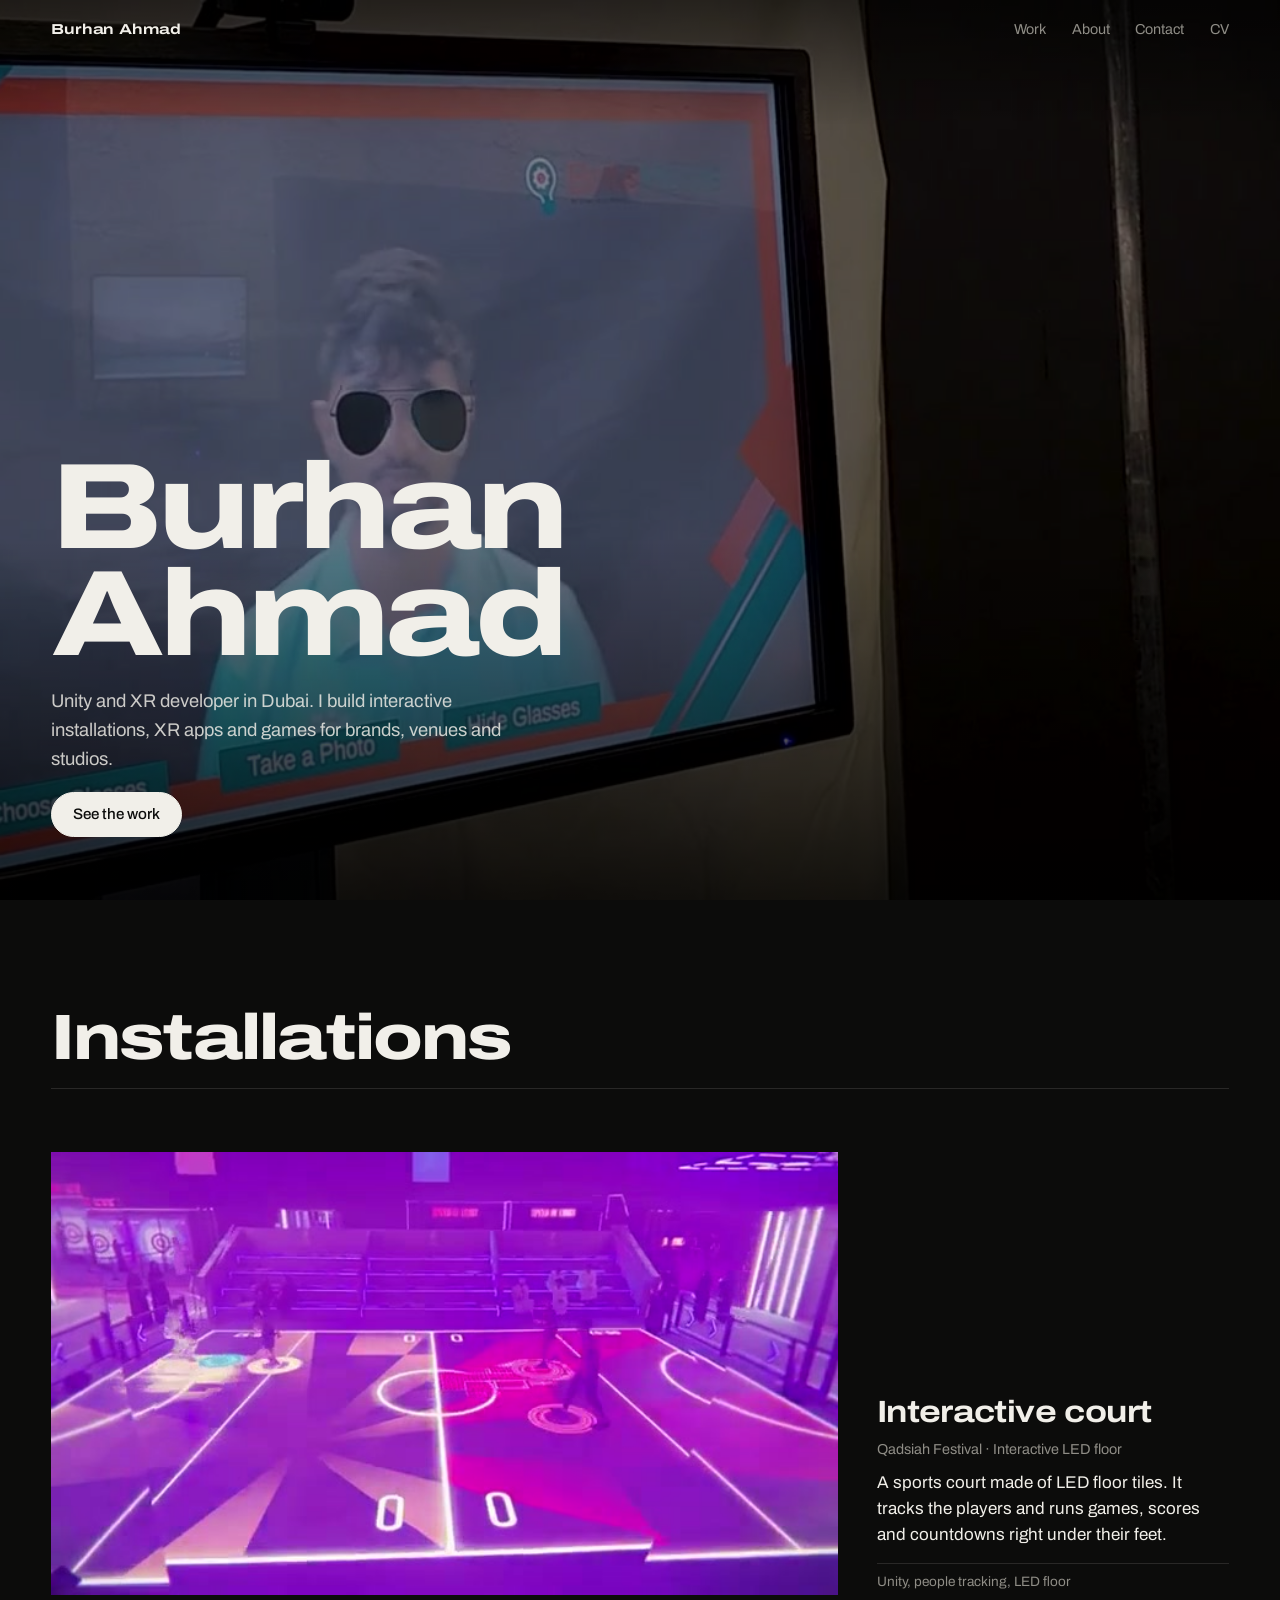
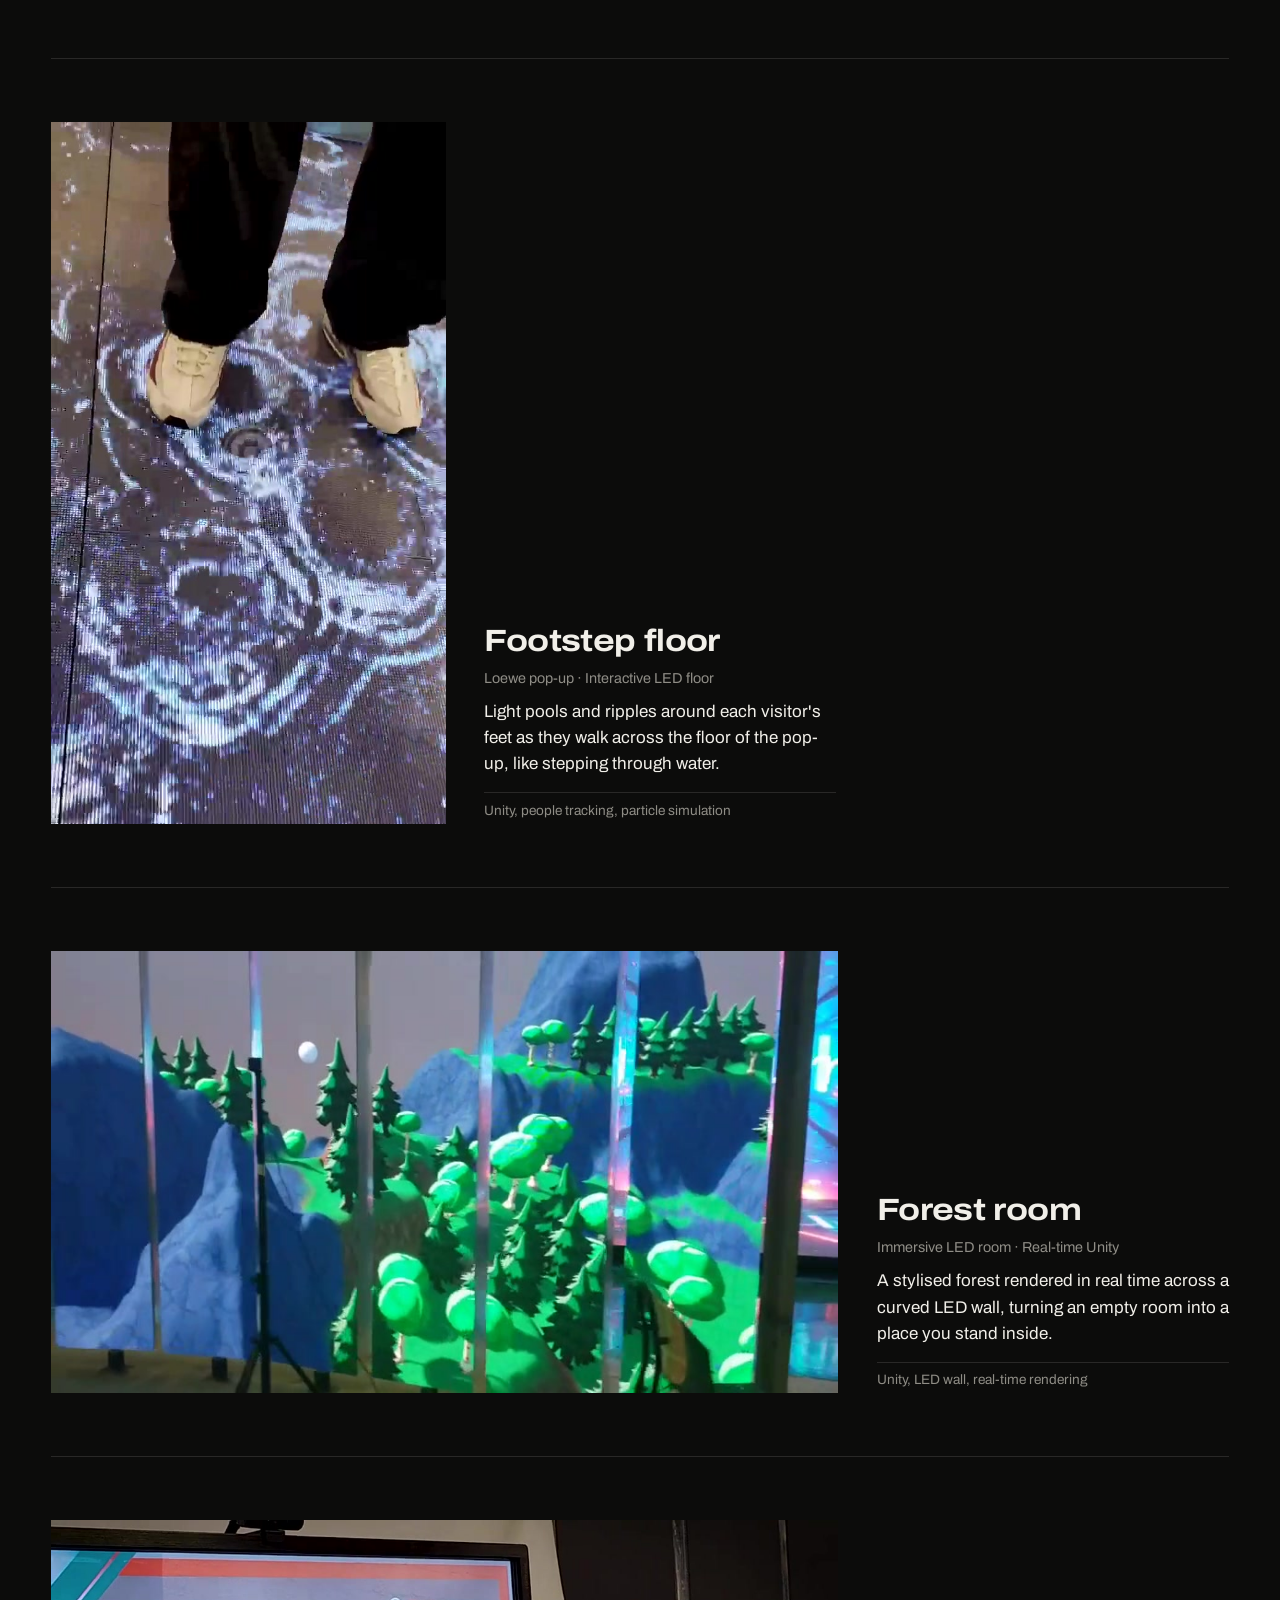
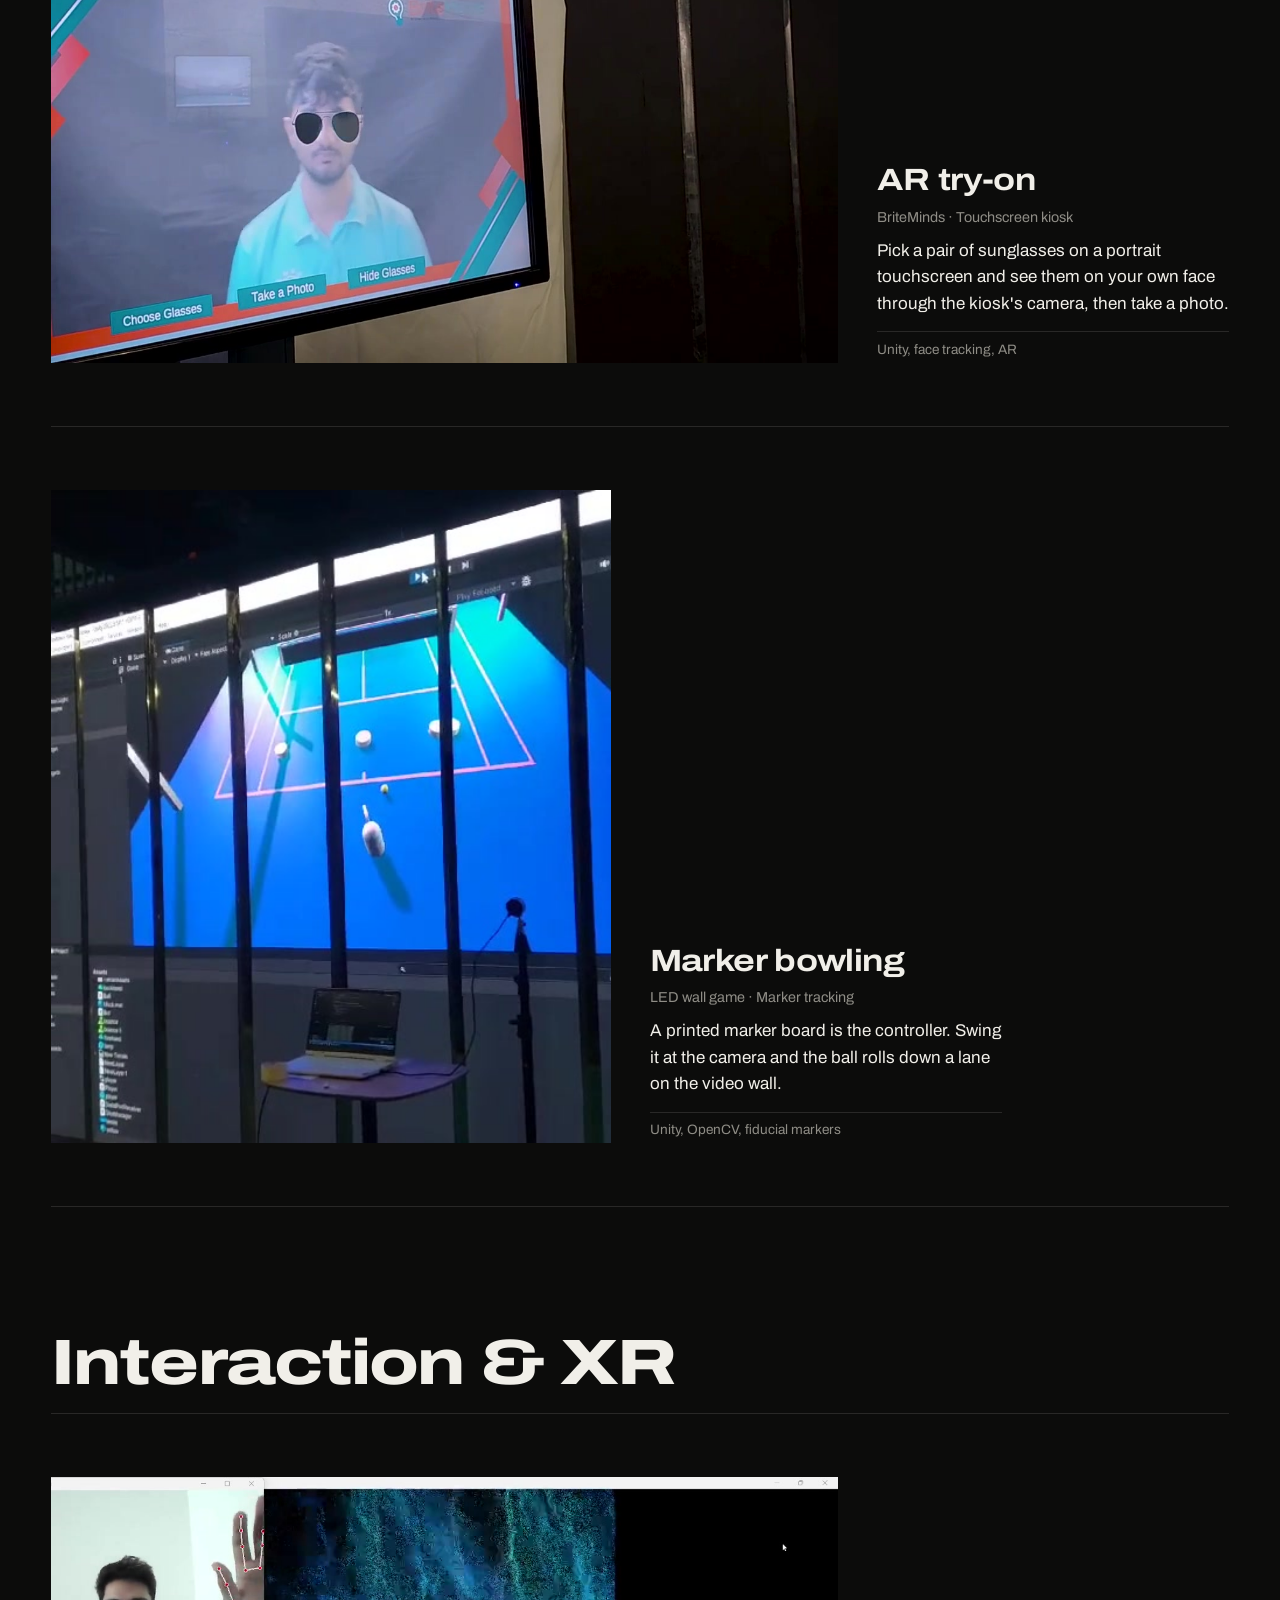
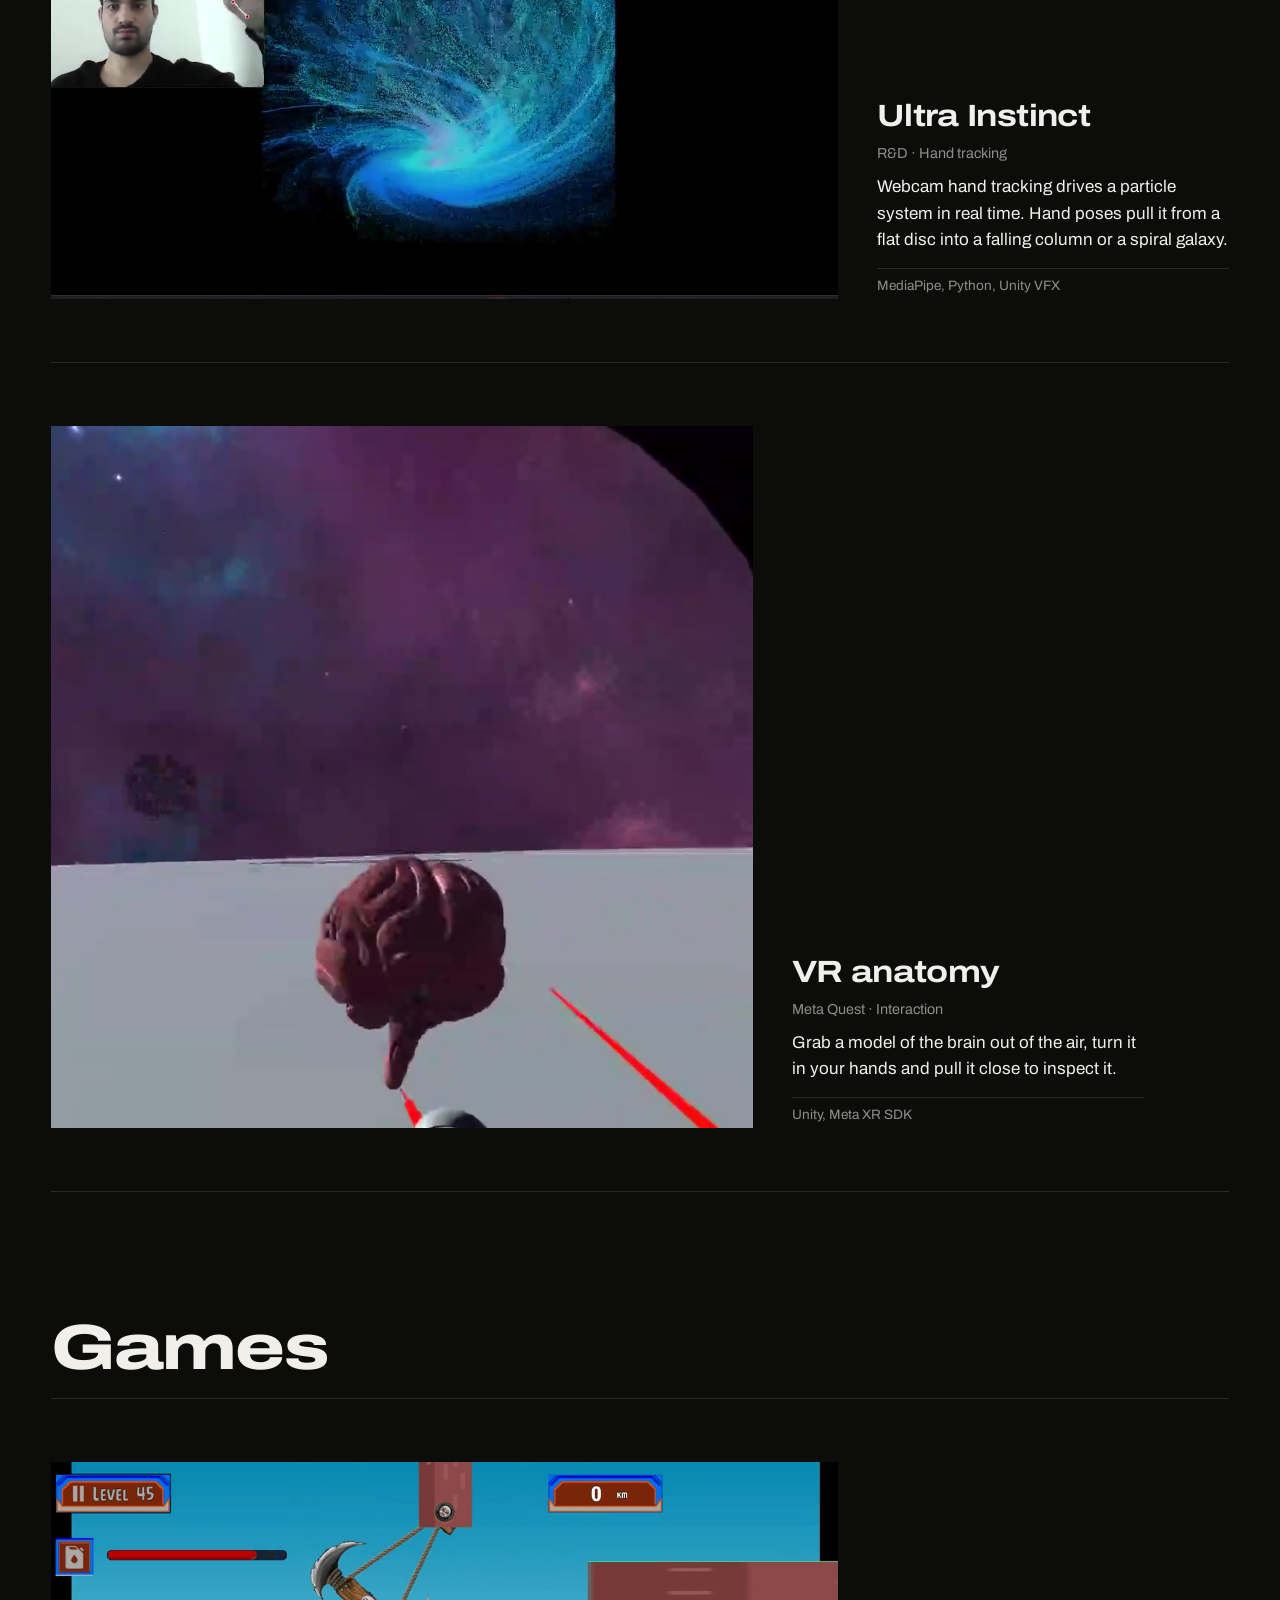
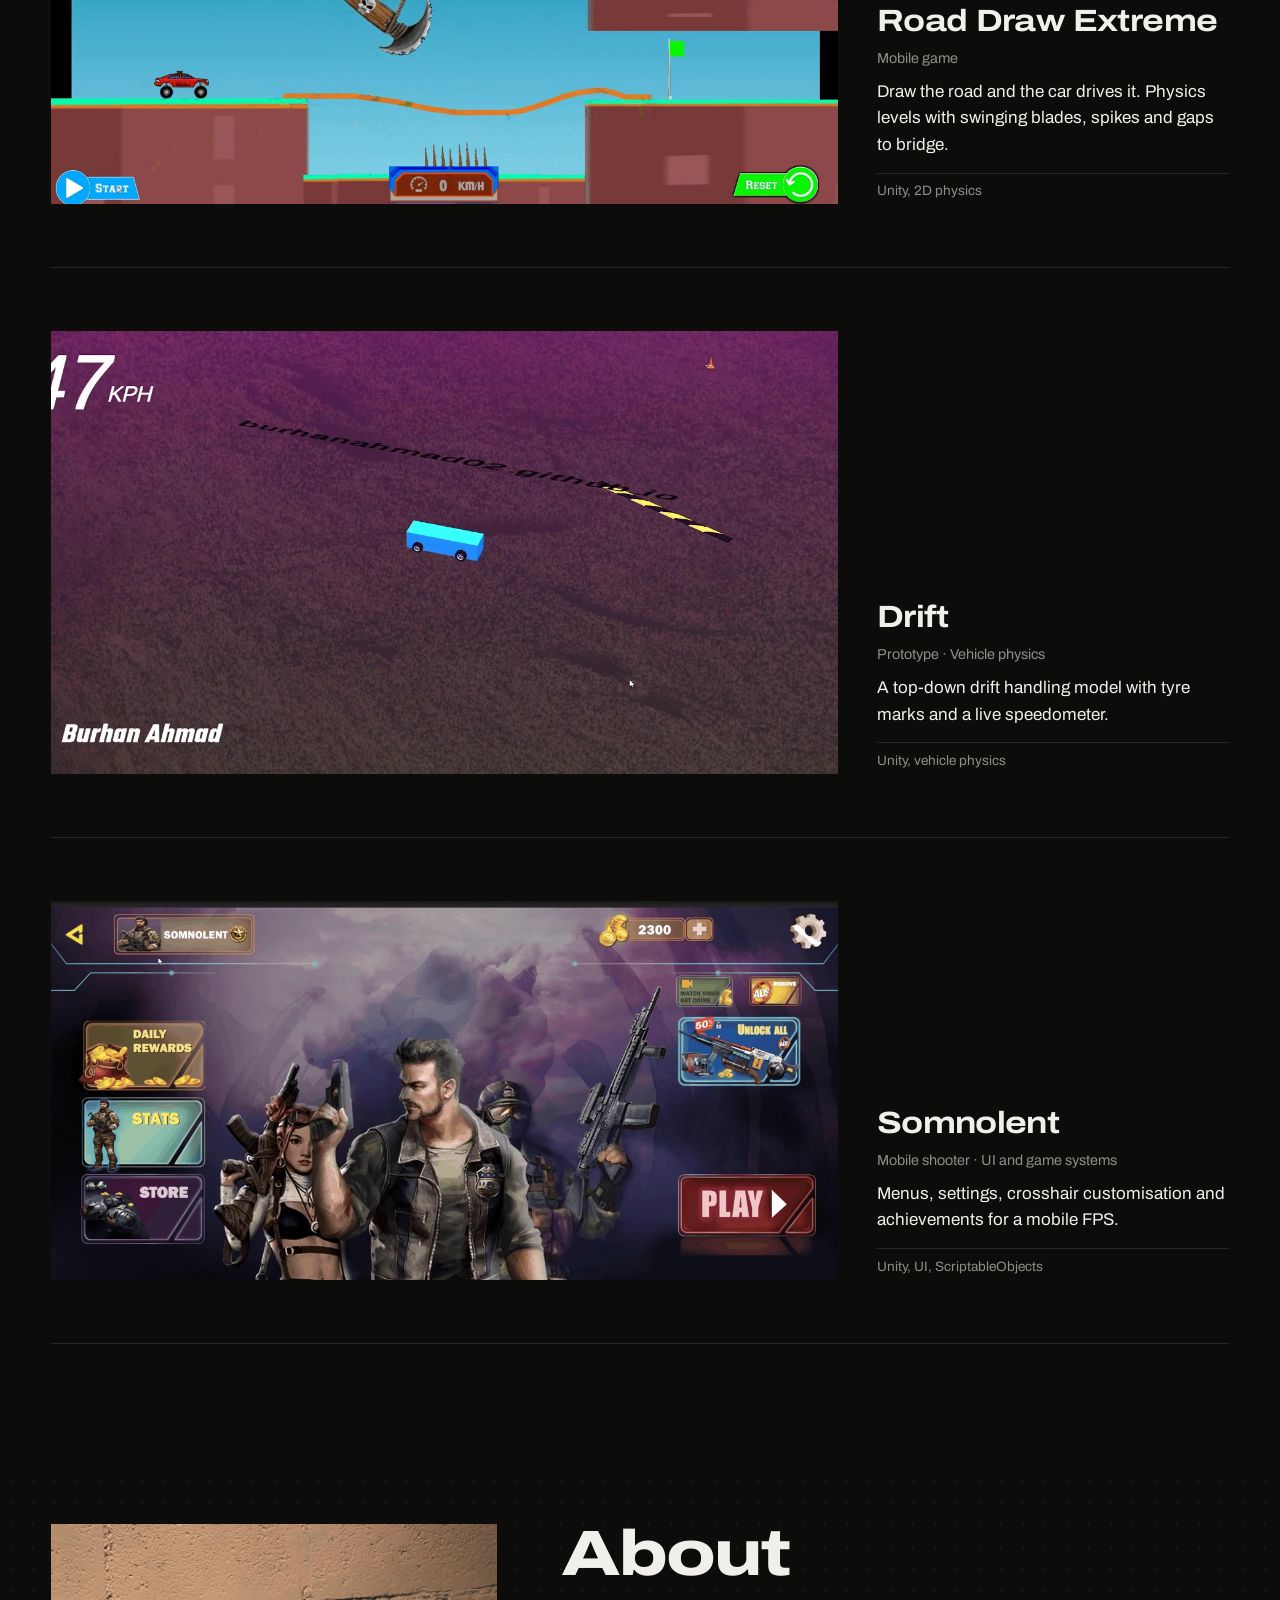
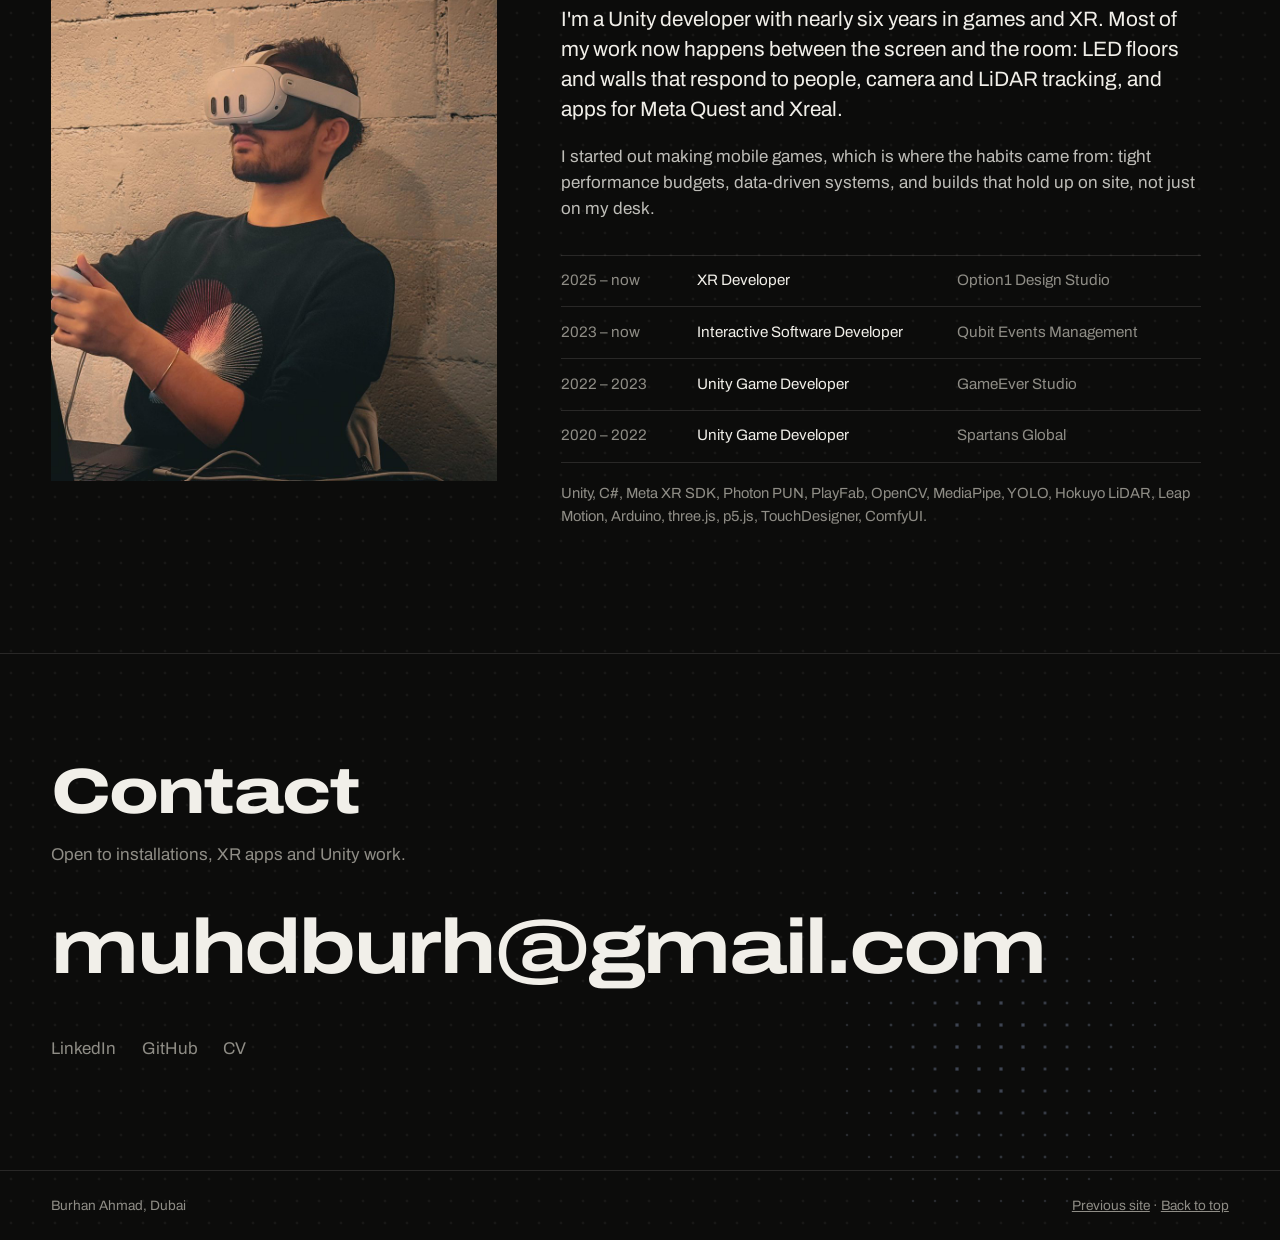
<file: video-wall.html>
<!DOCTYPE HTML>
<!--
	Portfolio for burhanahmad02.github.io.
	The previous site lives on at old.html. Uses the bundled Three.js r124.
	The intro is an interactive LED floor that reacts to the cursor and touch,
	like the footstep floors in the work. The work is a curved video
	wall you drag and throw, then open full screen.
-->
<html lang="en">
	<head>
		<title>Burhan Ahmad · Unity &amp; XR Developer</title>
		<meta charset="utf-8" />
		<meta name="viewport" content="width=device-width, initial-scale=1" />
		<meta name="description" content="Burhan Ahmad, Unity and XR developer in Dubai. Interactive installations, XR apps and games." />
		<meta property="og:title" content="Burhan Ahmad · Unity & XR Developer" />
		<meta property="og:description" content="Interactive installations, XR apps and games, built in Unity." />
		<meta property="og:image" content="media/hq/qadsiah.jpg" />
		<link rel="icon" href="images/burhann.ico" />
		<link rel="preconnect" href="https://fonts.googleapis.com" />
		<link rel="preconnect" href="https://fonts.gstatic.com" crossorigin />
		<link rel="stylesheet" href="https://fonts.googleapis.com/css2?family=Archivo:ital,wdth,wght@0,62..125,100..900;1,62..125,100..900&display=swap" />
		<link rel="stylesheet" href="assets/css/hero3d.css" />
		<script>
			// Decide before first paint whether to run the 3D intro or the plain one.
			(function () {
				var d = document.documentElement, q = location.search, lite = false, gl = false;
				try {
					var c = document.createElement('canvas');
					gl = !!(window.WebGLRenderingContext && (c.getContext('webgl') || c.getContext('experimental-webgl')));
				} catch (e) {}
				var mm = function (m) { return window.matchMedia && matchMedia(m).matches; };
				var cores = navigator.hardwareConcurrency || 4;
				var mem = navigator.deviceMemory || 4;
				var saveData = navigator.connection && navigator.connection.saveData;
				if (!gl || mm('(prefers-reduced-motion: reduce)') || saveData || cores <= 2 || mem <= 2) lite = true;
				if (mm('(pointer: coarse)') && cores <= 4) lite = true;
				if (/[?&]lite\b/.test(q)) lite = true;
				if (/[?&]3d\b/.test(q) && gl) lite = false;
				d.className += lite ? ' is-lite' : ' is-3d';
			})();
		</script>
	</head>
	<body>
		<header class="nav">
			<a class="nav-name" href="#top">Burhan Ahmad</a>
			<nav aria-label="Sections">
				<a href="#work">Work</a>
				<a href="#about">About</a>
				<a href="#contact">Contact</a>
				<a href="Burhan_Ahmad_CV.pdf" target="_blank" rel="noopener">CV</a>
			</nav>
		</header>

		<section class="floor" id="top">
			<div class="stage">
				<div id="scene" aria-hidden="true"></div>
				<video class="lite-reel" muted loop playsinline aria-hidden="true" poster="media/hq/loewe.jpg"></video>
				<div class="stage-shade" aria-hidden="true"></div>

				<div class="intro-copy">
					<h1>Burhan Ahmad</h1>
					<p>Unity and XR developer in Dubai. I build interactive installations, XR apps and games for brands, venues and studios.</p>
					<div class="actions">
						<a class="btn btn-solid" href="#work">See the work</a>
					</div>
				</div>

				<p class="floor-hint only-3d">This floor works like the ones I build. <span class="fine">Walk across it, hold to raise a column, click to splash.</span><span class="coarse">Drag across it, hold to raise a column, tap to splash.</span></p>
			</div>
		</section>

		<main id="work">
			<section class="wall only-3d" aria-label="Project wall">
				<div class="wall-head">
					<h2>Work</h2>
					<div class="wall-tabs">
						<button type="button" data-group="Installations">Installations</button>
						<button type="button" data-group="Interaction &amp; XR">Interaction &amp; XR</button>
						<button type="button" data-group="Games">Games</button>
					</div>
				</div>
				<div class="wall-stage">
					<div id="wall-scene" aria-hidden="true"></div>
					<p class="wall-hint"><span class="fine">Drag or throw the wall. Click a screen to watch it full size.</span><span class="coarse">Swipe the wall. Tap a screen to watch it full size.</span></p>
				</div>
				<div class="wall-caption" aria-live="polite">
					<p class="wall-count"><span class="wall-index">01</span> / <span class="wall-total">10</span></p>
					<div class="wall-info">
						<h3 class="wall-title"></h3>
						<p class="wall-meta"></p>
						<p class="wall-desc"></p>
						<p class="wall-tools"></p>
					</div>
					<div class="wall-actions">
						<button type="button" class="wall-prev" aria-label="Previous project">&larr;</button>
						<button type="button" class="wall-next" aria-label="Next project">&rarr;</button>
						<button type="button" class="wall-watch">Watch full video</button>
					</div>
				</div>
			</section>

			<div class="project-list">
			<section class="group" aria-labelledby="g-install">
				<h2 id="g-install">Installations</h2>

				<article class="project" id="p-qadsiah">
					<figure class="media" style="--ar: 640 / 360; --w: 800px">
						<video muted loop playsinline preload="none" poster="media/hq/qadsiah.jpg" data-full="images/Qadsiah.mp4"><source src="media/hq/qadsiah.mp4" type="video/mp4" /></video>
						<button class="watch" type="button">Watch full video</button>
					</figure>
					<div class="text">
						<h3>Interactive court</h3>
						<p class="meta">Qadsiah Festival · Interactive LED floor</p>
						<p>A sports court made of LED floor tiles. It tracks the players and runs games, scores and countdowns right under their feet.</p>
						<p class="tools">Unity, people tracking, LED floor</p>
					</div>
				</article>

				<article class="project" id="p-loewe">
					<figure class="media" style="--ar: 640 / 1138; --w: 640px">
						<video muted loop playsinline preload="none" poster="media/hq/loewe.jpg" data-full="images/Loewe.mp4"><source src="media/hq/loewe.mp4" type="video/mp4" /></video>
						<button class="watch" type="button">Watch full video</button>
					</figure>
					<div class="text">
						<h3>Footstep floor</h3>
						<p class="meta">Loewe pop-up · Interactive LED floor</p>
						<p>Light pools and ripples around each visitor's feet as they walk across the floor of the pop-up, like stepping through water.</p>
						<p class="tools">Unity, people tracking, particle simulation</p>
					</div>
				</article>

				<article class="project" id="p-forest">
					<figure class="media" style="--ar: 854 / 480; --w: 1000px">
						<video muted loop playsinline preload="none" poster="media/hq/forest-room.jpg" data-full="images/Mixed1.mp4"><source src="media/hq/forest-room.mp4" type="video/mp4" /></video>
						<button class="watch" type="button">Watch full video</button>
					</figure>
					<div class="text">
						<h3>Forest room</h3>
						<p class="meta">Immersive LED room · Real-time Unity</p>
						<p>A stylised forest rendered in real time across a curved LED wall, turning an empty room into a place you stand inside.</p>
						<p class="tools">Unity, LED wall, real-time rendering</p>
					</div>
				</article>

				<article class="project" id="p-tryon">
					<figure class="media" style="--ar: 1280 / 720; --w: 1100px">
						<video muted loop playsinline preload="none" poster="media/hq/ar-tryon.jpg" data-full="images/AR-TryOn.mp4"><source src="media/hq/ar-tryon.mp4" type="video/mp4" /></video>
						<button class="watch" type="button">Watch full video</button>
					</figure>
					<div class="text">
						<h3>AR try-on</h3>
						<p class="meta">BriteMinds · Touchscreen kiosk</p>
						<p>Pick a pair of sunglasses on a portrait touchscreen and see them on your own face through the kiosk's camera, then take a photo.</p>
						<p class="tools">Unity, face tracking, AR</p>
					</div>
				</article>

				<article class="project" id="p-bowling">
					<figure class="media" style="--ar: 480 / 560; --w: 560px">
						<video muted loop playsinline preload="none" poster="media/hq/bowling.jpg" data-full="images/537935373-VID-20231011-WA0010.mp4"><source src="media/hq/bowling.mp4" type="video/mp4" /></video>
						<button class="watch" type="button">Watch full video</button>
					</figure>
					<div class="text">
						<h3>Marker bowling</h3>
						<p class="meta">LED wall game · Marker tracking</p>
						<p>A printed marker board is the controller. Swing it at the camera and the ball rolls down a lane on the video wall.</p>
						<p class="tools">Unity, OpenCV, fiducial markers</p>
					</div>
				</article>
			</section>

			<section class="group" aria-labelledby="g-xr">
				<h2 id="g-xr">Interaction &amp; XR</h2>

				<article class="project" id="p-ultra">
					<figure class="media" style="--ar: 1280 / 686; --w: 1100px">
						<video muted loop playsinline preload="none" poster="media/hq/ultra-instinct.jpg" data-full="images/UltraInstinct.mp4"><source src="media/hq/ultra-instinct.mp4" type="video/mp4" /></video>
						<button class="watch" type="button">Watch full video</button>
					</figure>
					<div class="text">
						<h3>Ultra Instinct</h3>
						<p class="meta">R&amp;D · Hand tracking</p>
						<p>Webcam hand tracking drives a particle system in real time. Hand poses pull it from a flat disc into a falling column or a spiral galaxy.</p>
						<p class="tools">MediaPipe, Python, Unity VFX</p>
					</div>
				</article>

				<article class="project" id="p-anatomy">
					<figure class="media" style="--ar: 1 / 1; --w: 760px">
						<video muted loop playsinline preload="none" poster="media/hq/vr-anatomy.jpg" data-full="images/Grab.mp4"><source src="media/hq/vr-anatomy.mp4" type="video/mp4" /></video>
						<button class="watch" type="button">Watch full video</button>
					</figure>
					<div class="text">
						<h3>VR anatomy</h3>
						<p class="meta">Meta Quest · Interaction</p>
						<p>Grab a model of the brain out of the air, turn it in your hands and pull it close to inspect it.</p>
						<p class="tools">Unity, Meta XR SDK</p>
					</div>
				</article>
			</section>

			<section class="group" aria-labelledby="g-games">
				<h2 id="g-games">Games</h2>

				<article class="project" id="p-roaddraw">
					<figure class="media" style="--ar: 1280 / 556; --w: 1100px">
						<video muted loop playsinline preload="none" poster="media/hq/road-draw.jpg" data-full="images/carpath.mp4"><source src="media/hq/road-draw.mp4" type="video/mp4" /></video>
						<button class="watch" type="button">Watch full video</button>
					</figure>
					<div class="text">
						<h3>Road Draw Extreme</h3>
						<p class="meta">Mobile game</p>
						<p>Draw the road and the car drives it. Physics levels with swinging blades, spikes and gaps to bridge.</p>
						<p class="tools">Unity, 2D physics</p>
					</div>
				</article>

				<article class="project" id="p-drift">
					<figure class="media" style="--ar: 1280 / 720; --w: 1100px">
						<video muted loop playsinline preload="none" poster="media/hq/drift.jpg" data-full="images/cargame.mp4"><source src="media/hq/drift.mp4" type="video/mp4" /></video>
						<button class="watch" type="button">Watch full video</button>
					</figure>
					<div class="text">
						<h3>Drift</h3>
						<p class="meta">Prototype · Vehicle physics</p>
						<p>A top-down drift handling model with tyre marks and a live speedometer.</p>
						<p class="tools">Unity, vehicle physics</p>
					</div>
				</article>

				<article class="project" id="p-somnolent">
					<figure class="media" style="--ar: 1280 / 616; --w: 1100px">
						<video muted loop playsinline preload="none" poster="media/hq/somnolent.jpg" data-full="images/crosshair.mp4"><source src="media/hq/somnolent.mp4" type="video/mp4" /></video>
						<button class="watch" type="button">Watch full video</button>
					</figure>
					<div class="text">
						<h3>Somnolent</h3>
						<p class="meta">Mobile shooter · UI and game systems</p>
						<p>Menus, settings, crosshair customisation and achievements for a mobile FPS.</p>
						<p class="tools">Unity, UI, ScriptableObjects</p>
					</div>
				</article>
			</section>
			</div>
		</main>

		<div class="backroom">
			<canvas class="backroom-led" aria-hidden="true"></canvas>

		<section class="about" id="about">
			<figure class="portrait">
				<img src="media/hq/portrait.jpg" width="960" height="1200" decoding="async" alt="Burhan at his desk wearing a Meta Quest headset, holding the controllers." />
			</figure>
			<div class="about-text">
				<h2>About</h2>
				<p class="about-lede">I'm a Unity developer with nearly six years in games and XR. Most of my work now happens between the screen and the room: LED floors and walls that respond to people, camera and LiDAR tracking, and apps for Meta Quest and Xreal.</p>
				<p>I started out making mobile games, which is where the habits came from: tight performance budgets, data-driven systems, and builds that hold up on site, not just on my desk.</p>

				<ol class="roles">
					<li><span>2025 – now</span><span>XR Developer</span><span>Option1 Design Studio</span></li>
					<li><span>2023 – now</span><span>Interactive Software Developer</span><span>Qubit Events Management</span></li>
					<li><span>2022 – 2023</span><span>Unity Game Developer</span><span>GameEver Studio</span></li>
					<li><span>2020 – 2022</span><span>Unity Game Developer</span><span>Spartans Global</span></li>
				</ol>

				<p class="stack">Unity, C#, Meta XR SDK, Photon PUN, PlayFab, OpenCV, MediaPipe, YOLO, Hokuyo LiDAR, Leap Motion, Arduino, three.js, p5.js, TouchDesigner, ComfyUI.</p>
			</div>
		</section>

		<section class="contact" id="contact">
			<h2>Contact</h2>
			<p>Open to installations, XR apps and Unity work.</p>
			<a class="mail" href="mailto:muhdburh@gmail.com">muhdburh@gmail.com</a>
			<ul>
				<li><a href="https://linkedin.com/in/burhan066/" target="_blank" rel="noopener">LinkedIn</a></li>
				<li><a href="https://github.com/burhanahmad02" target="_blank" rel="noopener">GitHub</a></li>
				<li><a href="Burhan_Ahmad_CV.pdf" target="_blank" rel="noopener">CV</a></li>
			</ul>
		</section>

		<footer class="foot">
			<span>Burhan Ahmad, Dubai</span>
			<span><a href="old.html">Previous site</a> · <a href="#top">Back to top</a></span>
		</footer>
		</div>

		<dialog class="player" aria-label="Video">
			<video controls playsinline></video>
			<button class="player-close" type="button" aria-label="Close video">Close</button>
		</dialog>

		<script src="assets/js/three.r124.min.js"></script>
		<script src="assets/js/hero3d.js"></script>
	</body>
</html>
</file>
<file: assets/css/walk.css>
/*
	Burhan Ahmad, walk-through portfolio.
	The world is a fixed WebGL canvas. The page scrolls normally over it, and
	each project section is one stop on the walk. The text stays quiet and
	black and white so the scenes and the footage carry the colour.
*/

:root {
	--bg: #08080a;
	--fg: #f3f1ec;
	--muted: #b3b0a9;
	--line: rgba(243, 241, 236, 0.16);
	--accent: #f3f1ec;
	--font: 'Archivo', 'Helvetica Neue', Arial, sans-serif;
	--gutter: clamp(1rem, 4vw, 3.5rem);
	color-scheme: dark;
}

*, *::before, *::after { box-sizing: border-box; }

body {
	margin: 0;
	background: var(--bg);
	color: var(--fg);
	font-family: var(--font);
	font-size: 1.0625rem;
	line-height: 1.55;
	-webkit-font-smoothing: antialiased;
	overflow-x: hidden;
}

a { color: inherit; }
img, video { display: block; max-width: 100%; }
h1, h2, h3, p { margin: 0; }
h1, h2 { text-wrap: balance; }
:focus-visible { outline: 2px solid var(--fg); outline-offset: 3px; }

/* Nav */
.nav {
	position: fixed;
	z-index: 30;
	top: 0;
	left: 0;
	right: 0;
	display: flex;
	align-items: center;
	justify-content: space-between;
	gap: 1rem;
	padding: 1.1rem var(--gutter);
	padding-top: calc(1.1rem + env(safe-area-inset-top, 0px));
	font-size: 0.9rem;
}
.nav-name { font-weight: 700; font-stretch: 125%; text-decoration: none; letter-spacing: -0.01em; }
.nav nav { display: flex; gap: clamp(0.9rem, 2.4vw, 2rem); }
.nav nav a { text-decoration: none; color: var(--muted); transition: color 0.2s; }
.nav nav a:hover { color: var(--fg); }

/* World */
.world {
	position: fixed;
	inset: 0;
	z-index: 0;
}
/* the large viewport height, so a phone's toolbar sliding in and out never resizes the 3D view */
@supports (height: 100lvh) { .world { bottom: auto; height: 100lvh; } }
#scene, #scene canvas { position: absolute; inset: 0; width: 100%; height: 100%; display: block; }
#scene canvas { cursor: default; touch-action: pan-y; }
#scene canvas.is-pointing { cursor: pointer; }
.vignette {
	position: absolute;
	inset: 0;
	pointer-events: none;
	background:
		linear-gradient(90deg, rgba(8, 8, 10, 0.78) 0%, rgba(8, 8, 10, 0.35) 30%, rgba(8, 8, 10, 0) 48%),
		linear-gradient(0deg, rgba(8, 8, 10, 0.5) 0%, rgba(8, 8, 10, 0) 22%);
}

/* Progress */
.hud {
	position: fixed;
	z-index: 20;
	left: var(--gutter);
	right: var(--gutter);
	bottom: calc(1.2rem + env(safe-area-inset-bottom, 0px));
	display: flex;
	align-items: center;
	gap: 1rem;
	pointer-events: none;
	font-size: 0.78rem;
	color: var(--muted);
	letter-spacing: 0.04em;
	-webkit-user-select: none;
	user-select: none;
}
.hud-play {
	pointer-events: auto;
	flex: none;
	display: grid;
	place-items: center;
	width: 2.4rem;
	height: 2.4rem;
	padding: 0;
	border: 1px solid var(--line);
	border-radius: 50%;
	background: rgba(8, 8, 10, 0.55);
	-webkit-backdrop-filter: blur(8px);
	backdrop-filter: blur(8px);
	color: var(--fg);
	cursor: pointer;
	transition: border-color 0.2s, background 0.2s, transform 0.2s;
}
.hud-play:hover { border-color: rgba(243, 241, 236, 0.6); background: rgba(8, 8, 10, 0.75); }
.hud-play:active { transform: scale(0.94); }
.hud-play:focus-visible, .track:focus-visible { outline: 2px solid var(--fg); outline-offset: 4px; }
.hud-play svg { grid-area: 1 / 1; width: 0.85rem; height: 0.85rem; fill: currentColor; }
.hud-play .i-pause, .is-playing .hud-play .i-play { display: none; }
.is-playing .hud-play .i-pause { display: block; }

/* The timeline is a scrubber: click or drag anywhere on it */
.track {
	flex: 1;
	height: 2px;
	border-radius: 2px;
	background: var(--line);
	position: relative;
	pointer-events: auto;
	cursor: pointer;
	touch-action: none;
	transition: height 0.15s;
}
.track::before { content: ''; position: absolute; left: -0.6rem; right: -0.6rem; top: -1.1rem; bottom: -1.1rem; }
.track:hover, .is-scrubbing .track { height: 4px; }
.track:focus { outline: none; }
.track-fill { position: absolute; left: 0; top: 0; bottom: 0; width: 0; border-radius: inherit; background: var(--fg); }
.track-fill::after {
	content: '';
	position: absolute;
	right: -7px;
	top: 50%;
	width: 14px;
	height: 14px;
	margin-top: -7px;
	border-radius: 50%;
	background: var(--fg);
	box-shadow: 0 0 0 4px rgba(8, 8, 10, 0.35);
	transform: scale(0);
	transition: transform 0.15s;
}
.track:hover .track-fill::after, .track:focus-visible .track-fill::after, .is-scrubbing .track-fill::after { transform: scale(1); }
@media (hover: none) { .track-fill::after { transform: scale(0.7); } }
.track-tip {
	position: absolute;
	bottom: 1.9rem;
	left: 0;
	transform: translate(-50%, 4px);
	display: flex;
	gap: 0.5em;
	align-items: baseline;
	padding: 0.4rem 0.65rem;
	border: 1px solid var(--line);
	border-radius: 6px;
	background: rgba(8, 8, 10, 0.88);
	color: var(--fg);
	font-size: 0.78rem;
	white-space: nowrap;
	pointer-events: none;
	opacity: 0;
	transition: opacity 0.15s, transform 0.15s;
}
.track-tip b { font-weight: 500; color: var(--muted); font-variant-numeric: tabular-nums; }
.track-tip b:empty { display: none; }
.track-tip.is-on { opacity: 1; transform: translate(-50%, 0); }
.hud-chapter { min-width: 9rem; text-align: right; }

.cue-play {
	padding: 0;
	border: 0;
	background: none;
	font: inherit;
	color: var(--fg);
	text-decoration: underline;
	text-decoration-color: var(--muted);
	text-underline-offset: 0.25em;
	cursor: pointer;
}
.cue-play:hover { text-decoration-color: var(--fg); }

/* Stops */
.stops { position: relative; z-index: 10; }
.stop { position: relative; }
.panel { max-width: 25rem; }

.kicker {
	font-size: 0.8rem;
	letter-spacing: 0.06em;
	color: var(--muted);
	margin-bottom: 0.9rem;
}
h1 {
	font-size: clamp(3rem, 8.5vw, 7.5rem);
	font-weight: 800;
	font-stretch: 125%;
	line-height: 0.88;
	letter-spacing: -0.035em;
	margin-bottom: 1.4rem;
}
h2 {
	font-size: clamp(2rem, 4vw, 3.2rem);
	font-weight: 750;
	font-stretch: 112%;
	line-height: 0.98;
	letter-spacing: -0.025em;
	margin-bottom: 0.7rem;
}
.lede { font-size: 1.12rem; color: #d6d4ce; max-width: 24rem; }
.lede-sm { font-size: 1.05rem; color: #e2e0da; margin-bottom: 0.8rem; }
.meta { color: var(--muted); font-size: 0.92rem; margin-bottom: 1rem; }
.panel p + p { margin-top: 0.6rem; }
.tools { color: var(--muted); font-size: 0.86rem; }
.watch, .again {
	margin-top: 1.4rem;
	display: inline-flex;
	align-items: center;
	gap: 0.6rem;
	font: inherit;
	font-size: 0.9rem;
	font-weight: 600;
	color: var(--bg);
	background: var(--fg);
	border: 0;
	border-radius: 999px;
	padding: 0.7rem 1.15rem;
	cursor: pointer;
	text-decoration: none;
	transition: transform 0.2s;
}
.watch::before {
	content: '';
	width: 0;
	height: 0;
	border-left: 0.5rem solid currentColor;
	border-top: 0.32rem solid transparent;
	border-bottom: 0.32rem solid transparent;
}
.watch:hover, .again:hover { transform: translateY(-1px); }

.scroll-cue {
	margin-top: 2.4rem;
	display: flex;
	align-items: center;
	gap: 0.8rem;
	font-size: 0.85rem;
	color: var(--muted);
}
.cue-line { width: 3rem; height: 1px; background: var(--muted); position: relative; overflow: hidden; }
.cue-line::after {
	content: '';
	position: absolute;
	inset: 0;
	background: var(--fg);
	transform: translateX(-100%);
	animation: cue 2.2s ease-in-out infinite;
}
@keyframes cue { 60%, 100% { transform: translateX(100%); } }

.roles { list-style: none; padding: 0; margin: 1.2rem 0; border-top: 1px solid var(--line); }
.roles li {
	display: grid;
	grid-template-columns: 6.5rem 1fr;
	gap: 0 1rem;
	padding: 0.6rem 0;
	border-bottom: 1px solid var(--line);
	font-size: 0.92rem;
}
.roles li span:first-child { color: var(--muted); grid-row: span 2; }
.roles li span:last-child { color: var(--muted); }

.mail {
	display: inline-block;
	margin-top: 1.2rem;
	font-size: clamp(1.3rem, 2.4vw, 1.8rem);
	font-weight: 700;
	font-stretch: 110%;
	text-decoration-thickness: 1px;
	text-underline-offset: 0.25em;
}
.links { list-style: none; padding: 0; margin: 1rem 0 0; display: flex; gap: 1.4rem; }
.links a { color: var(--muted); text-decoration: none; }
.links a:hover { color: var(--fg); }
.again { background: transparent; color: var(--fg); border: 1px solid var(--line); }

/* 3D layout: each stop is a stretch of the walk. Its panel pins while
   Burhan crosses that stretch, and JS fades it with --vis. */
.is-3d .stop { height: 190vh; }
.is-3d .stop-intro { height: 150vh; }
.is-3d .stop-about { height: 210vh; }
.is-3d .stop-contact { height: 160vh; }
.is-3d .panel {
	position: sticky;
	top: 0;
	min-height: 100vh;
	display: flex;
	flex-direction: column;
	justify-content: center;
	padding: 5rem var(--gutter) 4rem;
	max-width: calc(25rem + 2 * var(--gutter));
	opacity: var(--vis, 0);
	transform: translateY(calc((1 - var(--vis, 0)) * 1.2rem));
	will-change: opacity, transform;
}
.is-3d .panel > * { align-self: flex-start; }
/* a soft shadow keeps the copy readable over bright scenes */
.is-3d .panel h1, .is-3d .panel h2, .is-3d .panel p, .is-3d .panel li { text-shadow: 0 1px 2px rgba(0, 0, 0, 0.45), 0 2px 22px rgba(0, 0, 0, 0.6); }
/* and on wide screens a soft shade on the left, so the copy never sits on a bright floor or screen */
@media (min-width: 1000px) {
	.is-3d .panel::before {
		content: '';
		position: absolute;
		top: 0;
		bottom: 0;
		left: 0;
		width: min(50rem, 62vw);
		background: linear-gradient(90deg, rgba(8, 8, 10, 0.58) 0%, rgba(8, 8, 10, 0.38) 42%, rgba(8, 8, 10, 0) 100%);
		-webkit-mask-image: linear-gradient(180deg, transparent, #000 18%, #000 82%, transparent);
		mask-image: linear-gradient(180deg, transparent, #000 18%, #000 82%, transparent);
		pointer-events: none;
		z-index: -1;
	}
}
.is-3d .panel-wide { max-width: calc(30rem + 2 * var(--gutter)); }
.is-3d .stop-intro .panel { max-width: calc(34rem + 2 * var(--gutter)); }
.is-3d .panel.is-off { visibility: hidden; }

@media (max-width: 999px) {
	.is-3d .panel {
		justify-content: flex-end;
		padding: 5rem 1rem 3.6rem;
		max-width: none;
	}
	.is-3d .panel > * { position: relative; }
	.is-3d .panel::before {
		content: '';
		position: absolute;
		left: 0;
		right: 0;
		bottom: 0;
		height: 70%;
		background: linear-gradient(0deg, rgba(8, 8, 10, 0.95) 0%, rgba(8, 8, 10, 0.86) 52%, rgba(8, 8, 10, 0.5) 76%, rgba(8, 8, 10, 0));
		pointer-events: none;
	}
	.is-3d .stop-intro .panel::before { height: 62%; }
	.is-3d .kicker { color: #d2cfc8; }
	.is-3d .stop-about .panel::before { height: 100%; background: rgba(8, 8, 10, 0.82); }
	.vignette { background: linear-gradient(0deg, rgba(8, 8, 10, 0.4) 0%, rgba(8, 8, 10, 0) 30%); }
	h1 { font-size: 3.2rem; }
	h2 { font-size: 1.9rem; }
	.lede { font-size: 1rem; }
	.stop-about .panel p:not(.kicker):not(.lede-sm) { font-size: 0.92rem; }
	.stop-about .roles li { font-size: 0.85rem; padding: 0.4rem 0; }
	.stop-about .tools { display: none; }
	.hud-chapter { min-width: 0; }
	.hud { bottom: calc(0.75rem + env(safe-area-inset-bottom, 0px)); gap: 0.8rem; }
	.hud-play { width: 2.2rem; height: 2.2rem; }
	.is-3d .panel { padding-bottom: 4.4rem; }
	.nav { font-size: 0.85rem; }
	.nav nav { gap: 0.9rem; }
}

/* Lite: a plain scrolling page with each clip inline */
.is-lite .world, .is-lite .hud, .is-lite .only-3d { display: none !important; }
.is-lite .stops { padding: 5rem var(--gutter) 3rem; max-width: 70rem; margin: 0 auto; }
.is-lite .stop { padding: 3.5rem 0; border-bottom: 1px solid var(--line); display: grid; gap: 1.5rem; }
.is-lite .stop-intro { padding-top: 6rem; }
@media (min-width: 820px) {
	.is-lite .stop:not(.stop-intro):not(.stop-about):not(.stop-contact) { grid-template-columns: 1.5fr 1fr; align-items: center; }
}
.lite-media { background: #000; }
.lite-media video { width: 100%; height: auto; max-height: 80vh; object-fit: contain; cursor: pointer; }

/* Player */
.player {
	padding: 0;
	border: 0;
	background: transparent;
	max-width: 100vw;
	max-height: 100vh;
}
.player::backdrop { background: rgba(0, 0, 0, 0.9); }
.player video { max-width: 92vw; max-height: 86vh; background: #000; }
.player-close {
	position: fixed;
	top: 1rem;
	right: 1rem;
	font: inherit;
	font-size: 0.9rem;
	color: var(--fg);
	background: rgba(0, 0, 0, 0.6);
	border: 1px solid var(--line);
	border-radius: 999px;
	padding: 0.5rem 1rem;
	cursor: pointer;
}
.is-lite .nav { background: rgba(8, 8, 10, 0.88); backdrop-filter: blur(8px); -webkit-backdrop-filter: blur(8px); }

/* Milestone gates on the timeline */
.is-3d .stop-gate { height: 150vh; }
.gate-year {
	font-size: clamp(4rem, 11vw, 9rem);
	font-weight: 800;
	font-stretch: 125%;
	line-height: 0.8;
	letter-spacing: -0.04em;
	margin-bottom: 0.9rem;
	font-variant-numeric: tabular-nums;
}
.gate-notes { list-style: none; padding: 0; margin: 0.4rem 0 0; display: grid; gap: 0.45rem; }
.gate-notes li { padding-left: 1.1rem; position: relative; color: #d6d4ce; font-size: 0.98rem; }
.gate-notes li::before { content: ''; position: absolute; left: 0; top: 0.68em; width: 0.5rem; height: 1px; background: var(--muted); }
.is-lite .stop-gate { grid-template-columns: 1fr !important; }

/* Timeline ticks under the progress line */
.track-ticks { position: absolute; inset: 0; }
.track-tick { position: absolute; top: 50%; width: 1px; height: 8px; margin-top: -4px; background: var(--muted); pointer-events: none; }
.track-tick span {
	position: absolute;
	top: -1.35rem;
	left: 50%;
	transform: translateX(-50%);
	font-size: 0.7rem;
	letter-spacing: 0.04em;
	font-variant-numeric: tabular-nums;
	color: var(--muted);
	transition: color 0.3s;
}
.track-tick.is-past { background: var(--fg); }
.track-tick.is-past span { color: var(--fg); }
@media (max-width: 999px) { .gate-year { font-size: 4.2rem; } .track-tick span { font-size: 0.62rem; } }
</file>
<file: assets/css/hero3d.css>
/*
	Burhan Ahmad portfolio.
	Work first: the footage carries the colour, the page stays black and white.
	One family (Archivo), wide and heavy for names and titles, normal width for reading.
*/

:root {
	--bg: #0c0c0b;
	--bg-2: #151513;
	--fg: #f1efe9;
	--muted: #8f8d86;
	--line: rgba(241, 239, 233, 0.12);

	--font: 'Archivo', 'Helvetica Neue', Arial, sans-serif;
	--gutter: clamp(1rem, 4vw, 3.5rem);
	color-scheme: dark;
}

*, *::before, *::after { box-sizing: border-box; }

html { scroll-behavior: smooth; }
@media (prefers-reduced-motion: reduce) { html { scroll-behavior: auto; } }

body {
	margin: 0;
	background: var(--bg);
	color: var(--fg);
	font-family: var(--font);
	font-size: 1.0625rem;
	line-height: 1.55;
	-webkit-font-smoothing: antialiased;
}

a { color: inherit; }
img, video { display: block; max-width: 100%; }
h1, h2, h3, p, figure { margin: 0; }
h1, h2, h3 { text-wrap: balance; }
:focus-visible { outline: 2px solid var(--fg); outline-offset: 3px; }

/* Nav */
.nav {
	position: fixed;
	z-index: 20;
	top: 0;
	left: 0;
	right: 0;
	display: flex;
	align-items: center;
	justify-content: space-between;
	gap: 1rem;
	padding: 1.1rem var(--gutter);
	padding-top: calc(1.1rem + env(safe-area-inset-top, 0px));
	font-size: 0.9rem;
	transition: background-color 0.3s;
}
.nav.is-solid { background: rgba(12, 12, 11, 0.86); backdrop-filter: blur(10px); -webkit-backdrop-filter: blur(10px); }
.nav-name { font-weight: 700; font-stretch: 125%; text-decoration: none; letter-spacing: -0.01em; }
.nav nav { display: flex; gap: 1.6rem; }
.nav nav a { text-decoration: none; color: var(--muted); transition: color 0.2s; }
.nav nav a:hover { color: var(--fg); }
@media (max-width: 520px) {
	.nav nav { gap: 1rem; }
	.nav nav a[href="#about"] { display: none; }
}

/* Intro: the interactive floor */
.floor { position: relative; height: 100vh; height: 100svh; }

.stage {
	position: relative;
	height: 100%;
	overflow: hidden;
	background: #000;
}

#scene, .lite-reel, .stage-shade { position: absolute; inset: 0; width: 100%; height: 100%; }
#scene canvas { display: block; touch-action: pan-y; }
.is-3d #scene { cursor: crosshair; }
.lite-reel { object-fit: cover; display: none; filter: brightness(0.55); }
.is-lite #scene, .is-lite .only-3d { display: none; }
.is-lite .lite-reel { display: block; }

.stage-shade {
	pointer-events: none;
	background:
		linear-gradient(to bottom, rgba(0, 0, 0, 0.5) 0%, rgba(0, 0, 0, 0) 14%),
		linear-gradient(to top, rgba(0, 0, 0, 0.7) 0%, rgba(0, 0, 0, 0) 40%);
}

.intro-copy {
	position: absolute;
	left: var(--gutter);
	bottom: clamp(1.5rem, 7vh, 4.5rem);
	max-width: min(52rem, calc(100% - 2 * var(--gutter)));
	display: grid;
	gap: 1.2rem;
	pointer-events: none;
}
.intro-copy a, .intro-copy button { pointer-events: auto; }

h1 {
	font-size: clamp(3rem, 9.5vw, 9.5rem);
	font-weight: 800;
	font-stretch: 125%;
	line-height: 0.88;
	letter-spacing: -0.035em;
}

.intro-copy p { max-width: 30rem; font-size: 1.15rem; color: rgba(241, 239, 233, 0.82); }

.actions { display: flex; flex-wrap: wrap; gap: 0.7rem; }
.btn {
	display: inline-flex;
	align-items: center;
	height: 2.8rem;
	padding: 0 1.3rem;
	border: 1px solid rgba(241, 239, 233, 0.35);
	border-radius: 999px;
	background: rgba(12, 12, 11, 0.4);
	color: var(--fg);
	font: 500 0.95rem/1 var(--font);
	text-decoration: none;
	cursor: pointer;
	transition: background-color 0.2s, color 0.2s, border-color 0.2s;
}
.btn:hover { border-color: var(--fg); }
.btn-solid { background: var(--fg); border-color: var(--fg); color: var(--bg); }
.btn-solid:hover { background: transparent; color: var(--fg); }

.floor-hint {
	position: absolute;
	right: var(--gutter);
	bottom: clamp(1.5rem, 7vh, 4.5rem);
	max-width: 17rem;
	color: var(--muted);
	font-size: 0.85rem;
	text-align: right;
	pointer-events: none;
}

@media (max-width: 760px) {
	.floor-hint { top: 4.6rem; bottom: auto; left: var(--gutter); right: auto; text-align: left; }
	.intro-copy p { font-size: 1rem; }
}

/* Work wall (3D): drag or throw a curved strip of screens */
.wall { padding: 8vh 0 8vh; }
.wall-head {
	display: flex;
	flex-wrap: wrap;
	align-items: flex-end;
	justify-content: space-between;
	gap: 1rem 2rem;
	padding: 0 var(--gutter) 1.2rem;
	margin: 0 var(--gutter);
	padding-inline: 0;
	border-bottom: 1px solid var(--line);
}
.wall-head h2 {
	font-size: clamp(2.2rem, 5vw, 4.2rem);
	font-weight: 800;
	font-stretch: 125%;
	letter-spacing: -0.03em;
	line-height: 0.95;
}
.wall-tabs { display: flex; flex-wrap: wrap; gap: 0.4rem; }
.wall-tabs button, .wall-actions button {
	height: 2.4rem;
	padding: 0 1rem;
	border: 1px solid var(--line);
	border-radius: 999px;
	background: transparent;
	color: var(--muted);
	font: 500 0.88rem/1 var(--font);
	cursor: pointer;
	transition: color 0.2s, border-color 0.2s, background-color 0.2s;
}
.wall-tabs button:hover, .wall-actions button:hover { color: var(--fg); border-color: rgba(241, 239, 233, 0.4); }
.wall-tabs button.is-on { color: var(--bg); background: var(--fg); border-color: var(--fg); }

.wall-stage { position: relative; height: min(56vh, 42rem); min-height: 20rem; }
#wall-scene { position: absolute; inset: 0; cursor: grab; touch-action: pan-y; }
#wall-scene.is-dragging { cursor: grabbing; }
#wall-scene.is-pointing { cursor: pointer; }
#wall-scene canvas { display: block; }
.wall-hint {
	position: absolute;
	left: 50%;
	bottom: 0.4rem;
	transform: translateX(-50%);
	color: var(--muted);
	font-size: 0.82rem;
	white-space: nowrap;
	pointer-events: none;
	transition: opacity 0.6s;
}
.wall-hint.is-gone { opacity: 0; }

.wall-caption {
	display: grid;
	grid-template-columns: 6rem minmax(0, 1fr) auto;
	gap: 1.5rem 2.5rem;
	align-items: start;
	margin: 1.5rem var(--gutter) 0;
	padding-top: 1.5rem;
	border-top: 1px solid var(--line);
	min-height: 11rem;
}
.wall-count { color: var(--muted); font-variant-numeric: tabular-nums; font-size: 0.95rem; padding-top: 0.45rem; }
.wall-index { color: var(--fg); }
.wall-info { display: grid; gap: 0.45rem; max-width: 40rem; transition: opacity 0.25s, transform 0.25s; }
.wall-info.is-swapping { opacity: 0; transform: translateY(6px); }
.wall-title { font-size: clamp(1.8rem, 3vw, 2.6rem); font-weight: 700; font-stretch: 118%; letter-spacing: -0.02em; line-height: 1.05; }
.wall-meta, .wall-tools { color: var(--muted); font-size: 0.92rem; }
.wall-desc { font-size: 1.08rem; text-wrap: pretty; }
.wall-actions { display: flex; gap: 0.5rem; }
.wall-actions .wall-watch { color: var(--bg); background: var(--fg); border-color: var(--fg); }
.wall-actions .wall-watch:hover { color: var(--fg); background: transparent; }

@media (max-width: 860px) {
	.wall-caption { grid-template-columns: minmax(0, 1fr); gap: 1rem; }
	.wall-stage { height: 42svh; }
}

.is-3d .project-list { display: none; }

/* Work */
main { padding: 0; }
.project-list { padding: 12vh var(--gutter) 0; }

.group { margin-bottom: 14vh; }
.group h2 {
	font-size: clamp(2.2rem, 5vw, 4.2rem);
	font-weight: 800;
	font-stretch: 125%;
	letter-spacing: -0.03em;
	line-height: 0.95;
	padding-bottom: 1.2rem;
	border-bottom: 1px solid var(--line);
}

.project {
	--gap: clamp(1.5rem, 3vw, 3.5rem);
	--text: 22rem;
	display: flex;
	gap: var(--gap);
	align-items: flex-end;
	padding-block: clamp(2.5rem, 7vh, 5rem);
	border-bottom: 1px solid var(--line);
}

.media {
	position: relative;
	flex: none;
	width: min(calc(100% - var(--text) - var(--gap)), var(--w), calc(78vh * var(--ar)));
	aspect-ratio: var(--ar);
	background: var(--bg-2);
	overflow: hidden;
	cursor: pointer;
}
.media video { width: 100%; height: 100%; object-fit: cover; }

.watch {
	position: absolute;
	left: 0.75rem;
	bottom: 0.75rem;
	padding: 0.45rem 0.8rem;
	border: 0;
	border-radius: 999px;
	background: rgba(12, 12, 11, 0.72);
	color: var(--fg);
	font: 500 0.8rem/1 var(--font);
	cursor: pointer;
	opacity: 0;
	transform: translateY(4px);
	transition: opacity 0.2s, transform 0.2s;
}
.media:hover .watch, .watch:focus-visible { opacity: 1; transform: none; }
@media (hover: none) { .watch { opacity: 1; transform: none; } }

.text { flex: 0 1 var(--text); min-width: 0; display: grid; gap: 0.6rem; padding-bottom: 0.2rem; }
.text h3 { font-size: clamp(1.6rem, 2.4vw, 2.1rem); font-weight: 700; font-stretch: 118%; letter-spacing: -0.02em; line-height: 1.05; }
.text .meta { color: var(--muted); font-size: 0.9rem; }
.text p:not(.meta):not(.tools) { text-wrap: pretty; }
.text .tools { color: var(--muted); font-size: 0.85rem; padding-top: 0.4rem; border-top: 1px solid var(--line); margin-top: 0.3rem; }

@media (max-width: 860px) {
	.project { flex-direction: column; align-items: flex-start; }
	.media { width: min(100%, var(--w), calc(70vh * var(--ar))); }
	.text { flex: none; width: 100%; max-width: 34rem; }
}

/* About, contact and footer sit in front of a dim LED panel that lights up
   where the visitor moves, like the walls and floors in the work. */
.backroom {
	position: relative;
	isolation: isolate;
	background: radial-gradient(circle at 11px 11px, rgba(241, 239, 233, 0.055) 1.1px, transparent 1.7px) 0 0 / 22px 22px;
}
.backroom-led { position: absolute; inset: 0; z-index: -1; width: 100%; height: 100%; pointer-events: none; }

/* About */
.about {
	display: grid;
	grid-template-columns: minmax(0, 0.8fr) minmax(0, 1.2fr);
	gap: clamp(2rem, 5vw, 5rem);
	align-items: start;
	padding: 6vh var(--gutter) 14vh;
}
.portrait img { width: 100%; height: auto; aspect-ratio: 4 / 5; object-fit: cover; }
.about-text { display: grid; gap: 1.2rem; max-width: 40rem; }
.about h2, .contact h2 {
	font-size: clamp(2.2rem, 5vw, 4.2rem);
	font-weight: 800;
	font-stretch: 125%;
	letter-spacing: -0.03em;
	line-height: 0.95;
}
.about-lede { font-size: 1.3rem; line-height: 1.45; text-wrap: pretty; }
.about-text > p:not(.about-lede):not(.stack) { color: rgba(241, 239, 233, 0.78); }

.roles { list-style: none; margin: 0.8rem 0 0; padding: 0; border-top: 1px solid var(--line); }
.roles li {
	display: grid;
	grid-template-columns: 7.5rem minmax(0, 1fr) minmax(0, 1fr);
	gap: 1rem;
	padding: 0.85rem 0;
	border-bottom: 1px solid var(--line);
	font-size: 0.95rem;
}
.roles li span:first-child { color: var(--muted); font-variant-numeric: tabular-nums; }
.roles li span:last-child { color: var(--muted); }
.stack { color: var(--muted); font-size: 0.92rem; }

@media (max-width: 860px) {
	.about { grid-template-columns: minmax(0, 1fr); }
	.portrait { max-width: 26rem; }
}
@media (max-width: 560px) {
	.roles li { grid-template-columns: minmax(0, 1fr); gap: 0.15rem; }
}

/* Contact */
.contact {
	display: grid;
	gap: 1.2rem;
	justify-items: start;
	padding: 12vh var(--gutter);
	border-top: 1px solid var(--line);
}
.contact > p { color: var(--muted); }
.mail {
	font-size: clamp(1.8rem, 6vw, 5rem);
	font-weight: 700;
	font-stretch: 125%;
	letter-spacing: -0.03em;
	text-decoration: none;
	overflow-wrap: anywhere;
	background: linear-gradient(currentColor, currentColor) left bottom / 0 2px no-repeat;
	transition: background-size 0.3s;
}
.mail:hover { background-size: 100% 2px; }
.contact ul { display: flex; flex-wrap: wrap; gap: 1.6rem; list-style: none; margin: 0.6rem 0 0; padding: 0; }
.contact ul a { color: var(--muted); text-decoration: none; }
.contact ul a:hover { color: var(--fg); }

.foot {
	display: flex;
	justify-content: space-between;
	gap: 1rem;
	padding: 1.5rem var(--gutter) calc(1.5rem + env(safe-area-inset-bottom, 0px));
	color: var(--muted);
	font-size: 0.85rem;
	border-top: 1px solid var(--line);
}
.foot a { color: inherit; }

/* Full video player */
.player {
	width: 100vw;
	height: 100vh;
	max-width: none;
	max-height: none;
	margin: 0;
	padding: 0;
	border: 0;
	background: rgba(0, 0, 0, 0.94);
	color: var(--fg);
}
.player[open] { display: grid; place-items: center; }
.player::backdrop { background: rgba(0, 0, 0, 0.8); }
.player video { max-width: 92vw; max-height: 86vh; }
.player-close {
	position: absolute;
	top: 1rem;
	right: 1rem;
	padding: 0.5rem 0.9rem;
	border: 1px solid var(--line);
	border-radius: 999px;
	background: transparent;
	color: var(--fg);
	font: 500 0.85rem/1 var(--font);
	cursor: pointer;
}

/* Load-in */
@media (prefers-reduced-motion: no-preference) {
	.intro-copy > * { animation: rise 1s cubic-bezier(0.2, 0.7, 0.2, 1) both; }
	.intro-copy p { animation-delay: 0.12s; }
	.intro-copy .actions { animation-delay: 0.24s; }
}
@keyframes rise { from { opacity: 0; transform: translateY(1rem); } }

.coarse { display: none; }
@media (pointer: coarse) {
	.fine { display: none; }
	.coarse { display: inline; }
}
</file>
